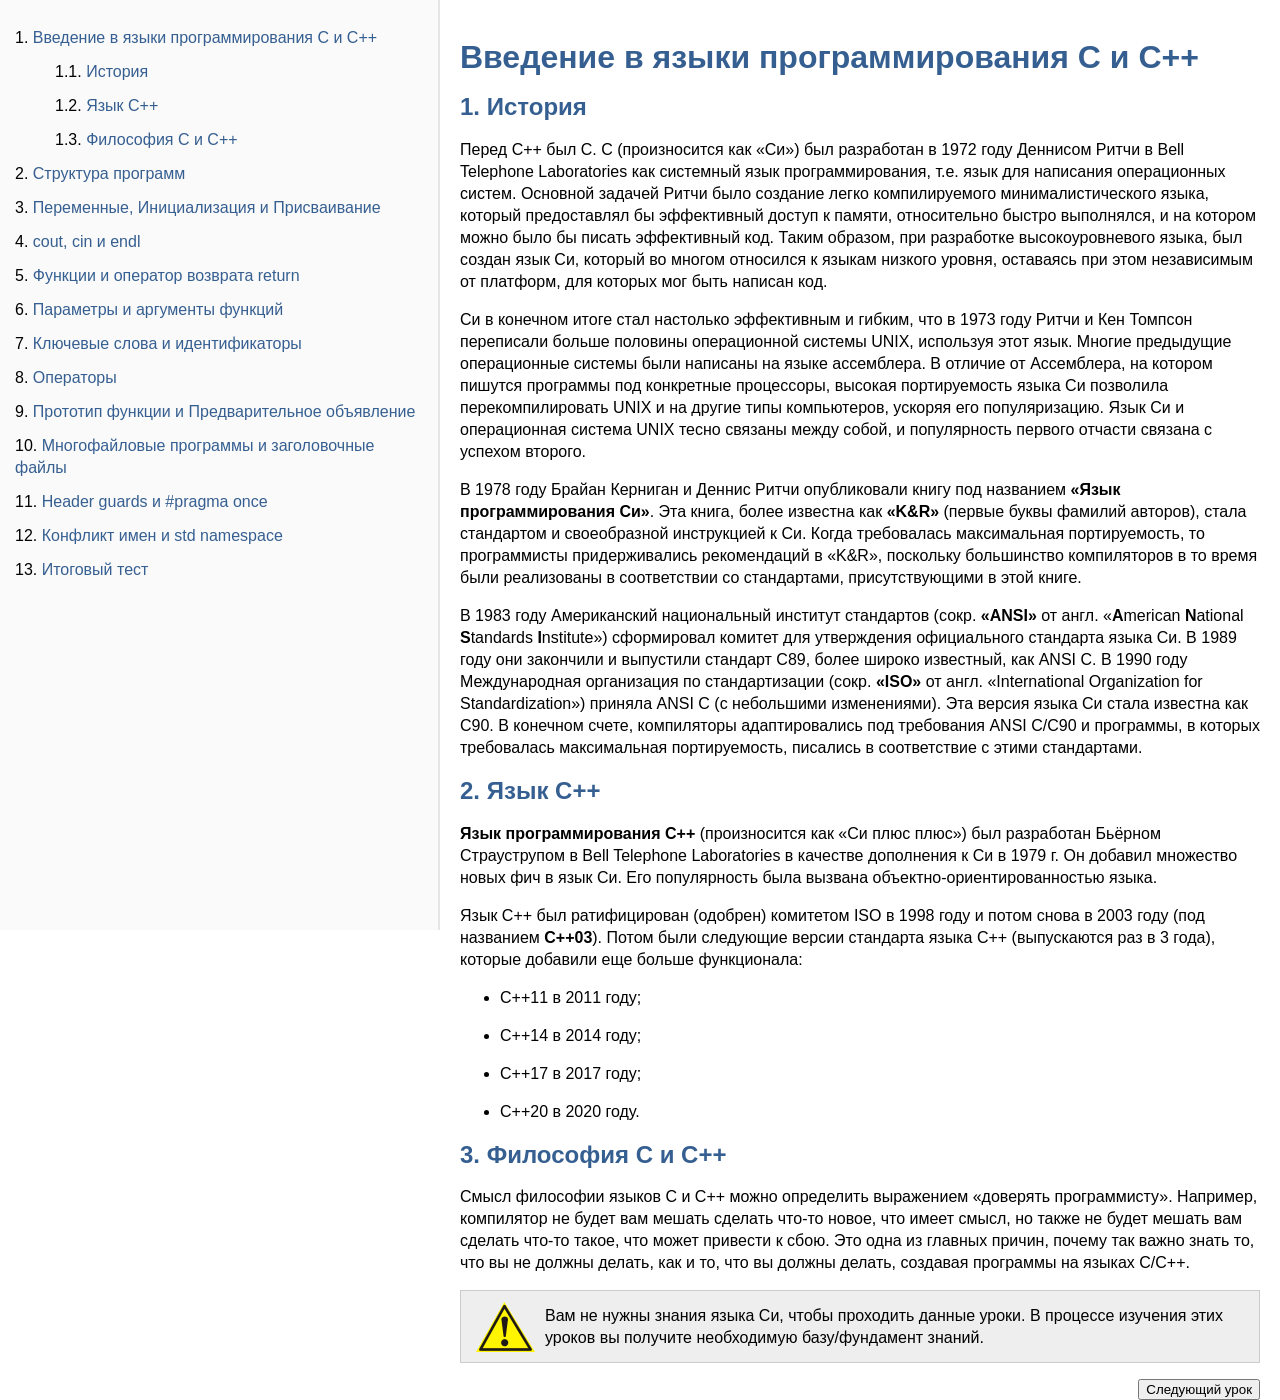
<file: index.html>
<!DOCTYPE html>
<html lang="ru-RU">

<head>
    <meta charset="UTF-8">
    <link rel="stylesheet" type="text/css" href="style.css"/>
    <title>Введение в языки программирования C и С++</title>
</head>

<body>
<div class="t_menu">
    <ol class="t_ol">
        <li class="t_li">
            <a href="#introduction">Введение в языки программирования C и С++</a>
            <ol class="t_ol">
                <li class="t_li"><a href="#history">История</a></li>
                <li class="t_li"><a href="#C++">Язык C++</a></li>
                <li class="t_li"><a href="#C_C++_philosophy">Философия С и С++</a></li>
            </ol>
        </li>
        <li class="t_li">
            <a href="structure.html">Структура программ</a>
        </li>
        <li class="t_li">
            <a href="variables.html">Переменные, Инициализация и Присваивание</a>
        </li>
        <li class="t_li">
            <a href="cout_cin.html">cout, cin и endl</a>
        </li>
        <li class="t_li">
            <a href="functions.html">Функции и оператор возврата return</a>
        </li>
        <li class="t_li">
            <a href="parameters.html">Параметры и аргументы функций</a>
        </li>
        <li class="t_li">
            <a href="key_words.html">Ключевые слова и идентификаторы</a>
        </li>
        <li class="t_li">
            <a href="operators.html">Операторы</a>
        </li>
        <li class="t_li">
            <a href="prototypes.html">Прототип функции и Предварительное объявление</a>
        </li>
        <li class="t_li">
            <a href="headers.html">Многофайловые программы и заголовочные файлы</a>
        </li>
        <li class="t_li">
            <a href="pragma.html">Header guards и #pragma once</a>
        </li>
        <li class="t_li">
            <a href="namespaces_conflict.html">Конфликт имен и std namespace</a>
        </li>
        <li class="t_li">
            <a href="test.html">Итоговый тест</a>
        </li>
    </ol>
</div>

<div class="page_style">
    <h1 id="introduction">Введение в языки программирования C и С++</h1>
    <h2 id="history">История</h2>
    <div>
        <p>Перед C++ был C. C (произносится как «Си») был разработан в 1972 году Деннисом Ритчи в Bell Telephone
            Laboratories как системный язык программирования, т.е. язык для написания операционных систем. Основной
            задачей Ритчи было создание легко компилируемого минималистического языка, который предоставлял бы
            эффективный доступ к памяти, относительно быстро выполнялся, и на котором можно было бы писать эффективный
            код. Таким образом, при разработке высокоуровневого языка, был создан язык Си, который во многом относился к
            языкам низкого уровня, оставаясь при этом независимым от платформ, для которых мог быть написан код.</p>
        <p>Cи в конечном итоге стал настолько эффективным и гибким, что в 1973 году Ритчи и Кен Томпсон переписали
            больше половины операционной системы UNIX, используя этот язык. Многие предыдущие операционные системы были
            написаны на языке ассемблера. В отличие от Ассемблера, на котором пишутся программы под конкретные
            процессоры, высокая портируемость языка Cи позволила перекомпилировать UNIX и на другие типы компьютеров,
            ускоряя его популяризацию. Язык Cи и операционная система UNIX тесно связаны между собой, и популярность
            первого отчасти связана с успехом второго.</p>
        <p>В 1978 году Брайан Керниган и Деннис Ритчи опубликовали книгу под названием <b>«Язык программирования Cи»</b>.
            Эта книга, более известна как <b>«K&R»</b> (первые буквы фамилий авторов), стала стандартом и своеобразной
            инструкцией к Си. Когда требовалась максимальная портируемость, то программисты придерживались рекомендаций
            в «K&R», поскольку большинство компиляторов в то время были реализованы в соответствии со стандартами,
            присутствующими в этой книге.</p>
        <p>В 1983 году Американский национальный институт стандартов (сокр. <b>«ANSI»</b> от англ. «<b>A</b>merican
            <b>N</b>ational <b>S</b>tandards <b>I</b>nstitute») сформировал комитет для утверждения официального
            стандарта языка Cи. В 1989 году они закончили и выпустили стандарт C89, более широко известный, как ANSI C.
            В 1990 году Международная организация по стандартизации (сокр. <b>«ISO»</b> от англ. «International
            Organization for Standardization») приняла ANSI C (с небольшими изменениями). Эта версия языка Cи стала
            известна как C90. В конечном счете, компиляторы адаптировались под требования ANSI C/C90 и программы, в
            которых требовалась максимальная портируемость, писались в соответствие с этими стандартами.</p>
    </div>

    <h2 id="C++">Язык C++</h2>
    <div>
        <p><b>Язык программирования C++</b> (произносится как «Си плюс плюс») был разработан Бьёрном Страуструпом в Bell
            Telephone Laboratories в качестве дополнения к Cи в 1979 г. Он добавил множество новых фич в язык Си. Его
            популярность была вызвана объектно-ориентированностью языка.</p>
        <p>Язык C++ был ратифицирован (одобрен) комитетом ISO в 1998 году и потом снова в 2003 году (под названием <b>C++03</b>).
            Потом были следующие версии стандарта языка С++ (выпускаются раз в 3 года), которые добавили еще больше
            функционала:
        </p>
        <ul>
            <li>С++11 в 2011 году;</li>
            <li>С++14 в 2014 году;</li>
            <li>С++17 в 2017 году;</li>
            <li>С++20 в 2020 году.</li>
        </ul>
    </div>

    <h2 id="C_C++_philosophy">Философия С и С++</h2>
    <div>
        <p>Смысл философии языков С и C++ можно определить выражением «доверять программисту». Например, компилятор не
            будет вам мешать сделать что-то новое, что имеет смысл, но также не будет мешать вам сделать что-то такое,
            что может привести к сбою. Это одна из главных причин, почему так важно знать то, что вы не должны делать,
            как и то, что вы должны делать, создавая программы на языках С/С++.</p>
        <p class="attention">Вам не нужны знания языка Си, чтобы проходить данные уроки. В процессе изучения этих уроков
            вы получите необходимую базу/фундамент знаний.</p>
    </div>

    <button style="display: inline-block; float: right;" onclick="document.location='structure.html'">Следующий урок</button>
</div>
</body>
</html>
</file>
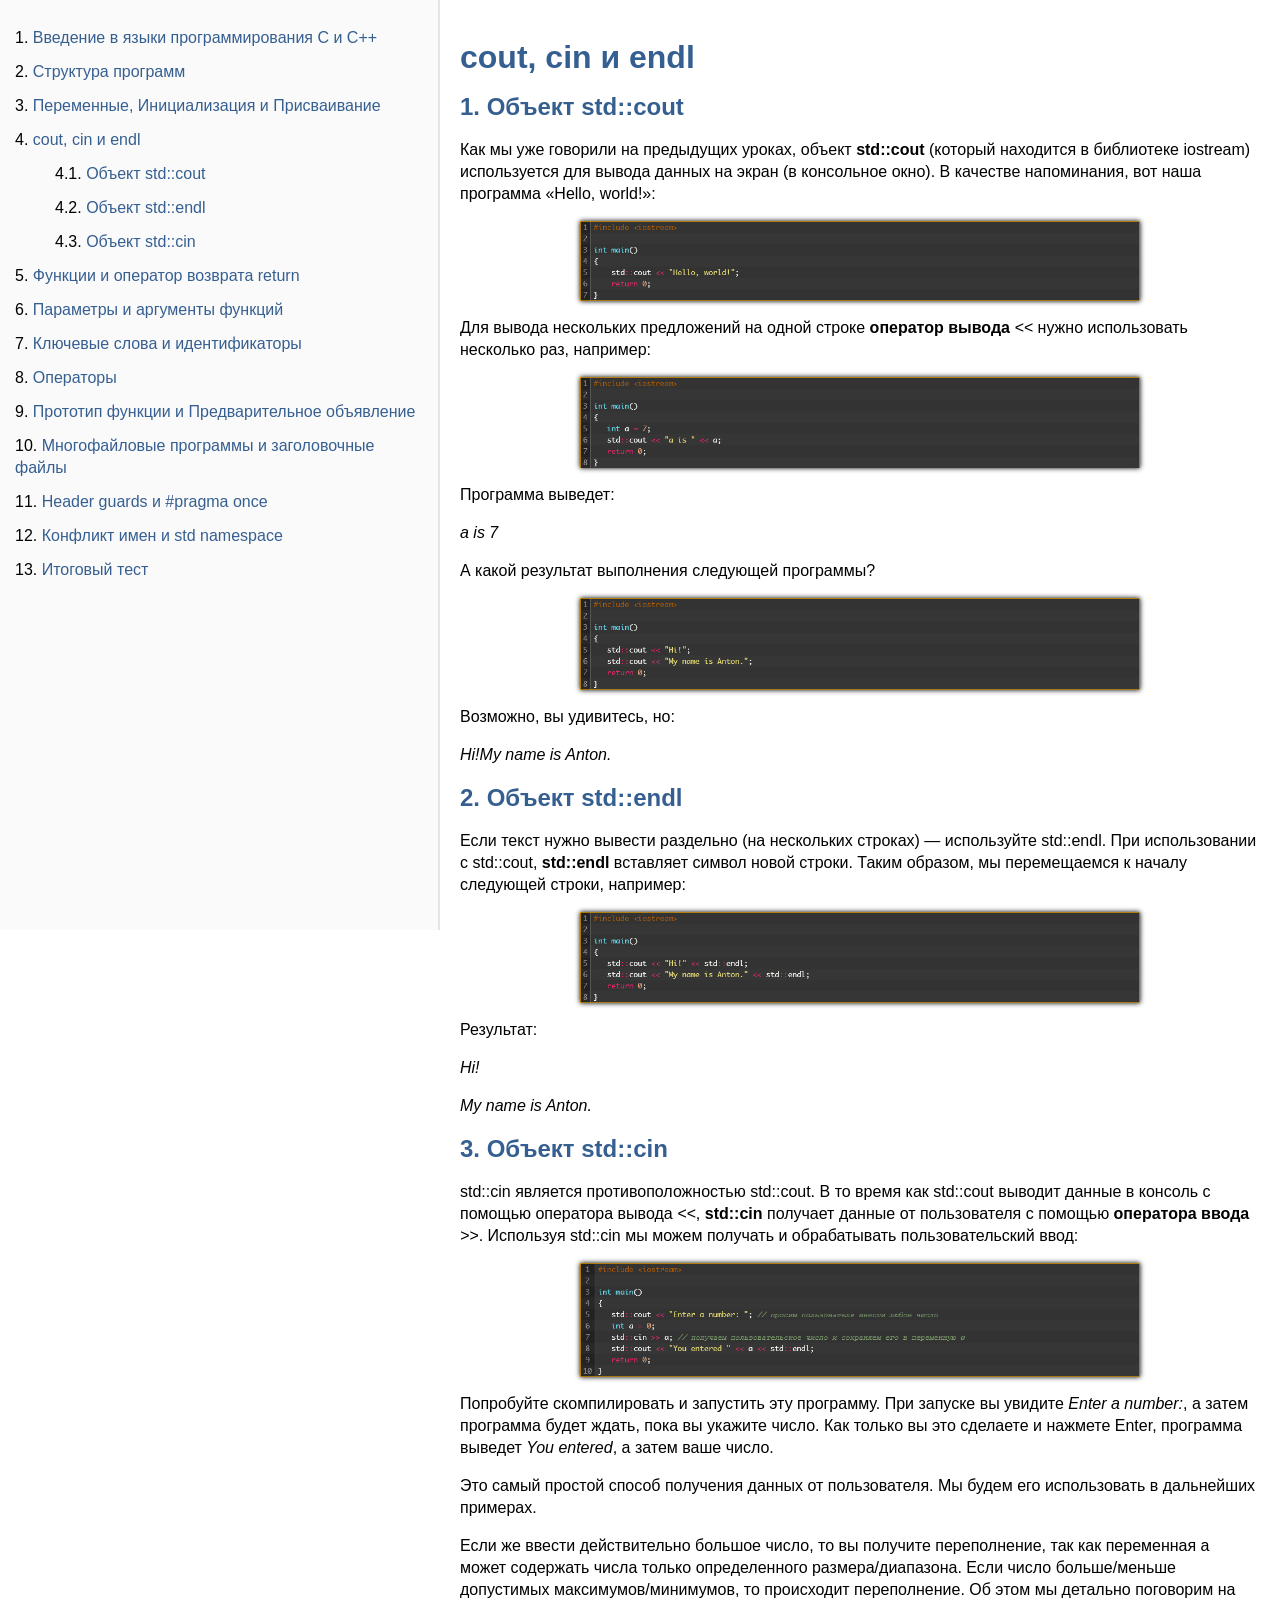
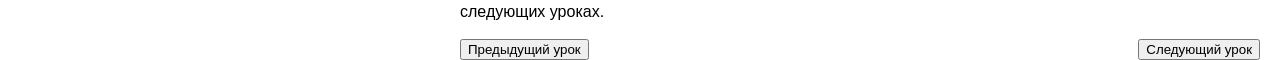
<file: cout_cin.html>
<!DOCTYPE html>
<html lang="ru-RU">

<head>
    <meta charset="UTF-8">
    <link rel="stylesheet" type="text/css" href="style.css"/>
    <title>cout, cin и endl</title>
</head>

<body>
<div class="t_menu">
    <ol class="t_ol">
        <li class="t_li">
            <a href="index.html">Введение в языки программирования C и С++</a>
        </li>
        <li class="t_li">
            <a href="structure.html">Структура программ</a>
        </li>
        <li class="t_li">
            <a href="variables.html">Переменные, Инициализация и Присваивание</a>
        </li>
        <li class="t_li">
            <a href="cout_cin.html">cout, cin и endl</a>
            <ol class="t_ol">
                <li class="t_li"><a href="#cout">Объект std::cout</a></li>
                <li class="t_li"><a href="#endl">Объект std::endl</a></li>
                <li class="t_li"><a href="#cin">Объект std::cin</a></li>
            </ol>
        </li>
        <li class="t_li">
            <a href="functions.html">Функции и оператор возврата return</a>
        </li>
        <li class="t_li">
            <a href="parameters.html">Параметры и аргументы функций</a>
        </li>
        <li class="t_li">
            <a href="key_words.html">Ключевые слова и идентификаторы</a>
        </li>
        <li class="t_li">
            <a href="operators.html">Операторы</a>
        </li>
        <li class="t_li">
            <a href="prototypes.html">Прототип функции и Предварительное объявление</a>
        </li>
        <li class="t_li">
            <a href="headers.html">Многофайловые программы и заголовочные файлы</a>
        </li>
        <li class="t_li">
            <a href="pragma.html">Header guards и #pragma once</a>
        </li>
        <li class="t_li">
            <a href="namespaces_conflict.html">Конфликт имен и std namespace</a>
        </li>
        <li class="t_li">
            <a href="test.html">Итоговый тест</a>
        </li>
    </ol>
</div>

<div class="page_style">
    <h1>cout, cin и endl</h1>
    <h2 id="cout">Объект std::cout</h2>
    <div>
        <p>Как мы уже говорили на предыдущих уроках, объект <b>std::cout</b> (который находится в библиотеке iostream)
            используется для вывода данных на экран (в консольное окно). В качестве напоминания, вот наша программа
            «Hello, world!»:</p>
        <div class="img">
            <img src="img/4/cout1.png" alt="cout1"/>
        </div>
        <p>Для вывода нескольких предложений на одной строке <b>оператор вывода</b> <i><<</i> нужно использовать
            несколько раз, например:</p>
        <div class="img">
            <img src="img/4/cout2.png" alt="cout2"/>
        </div>
        <p>Программа выведет:</p>
        <p><i>a is 7</i></p>
        <p>А какой результат выполнения следующей программы?</p>
        <div class="img">
            <img src="img/4/cout3.png" alt="cout3"/>
        </div>
        <p>Возможно, вы удивитесь, но:</p>
        <p><i>Hi!My name is Anton.</i></p>
    </div>

    <h2 id="endl">Объект std::endl</h2>
    <div>
        <p>Если текст нужно вывести раздельно (на нескольких строках) — используйте std::endl. При использовании с
            std::cout, <b>std::endl</b> вставляет символ новой строки. Таким образом, мы перемещаемся к началу следующей
            строки, например:</p>
        <div class="img">
            <img src="img/4/endl.png" alt="endl"/>
        </div>
        <p>Результат:</p>
        <p><i>Hi!</i></p>
        <p><i>My name is Anton.</i></p>
    </div>

    <h2 id="cin">Объект std::cin</h2>
    <div>
        <p>std::cin является противоположностью std::cout. В то время как std::cout выводит данные в консоль с помощью
            оператора вывода <i><<</i>, <b>std::cin</b> получает данные от пользователя с помощью <b>оператора ввода</b>
            <i>>></i>. Используя std::cin мы можем получать и обрабатывать пользовательский ввод:</p>
        <div class="img">
            <img src="img/4/cin.png" alt="cin">
        </div>
        <p>Попробуйте скомпилировать и запустить эту программу. При запуске вы увидите <i>Enter a number:</i>, а затем
            программа будет ждать, пока вы укажите число. Как только вы это сделаете и нажмете Enter, программа выведет
            <i>You entered</i>, а затем ваше число.</p>
        <p>Это самый простой способ получения данных от пользователя. Мы будем его использовать в дальнейших
            примерах.</p>
        <p>Если же ввести действительно большое число, то вы получите переполнение, так как переменная а может содержать
            числа только определенного размера/диапазона. Если число больше/меньше допустимых максимумов/минимумов, то
            происходит переполнение. Об этом мы детально поговорим на следующих уроках.</p>
    </div>

    <button style="display: inline-block; float: right;" onclick="document.location='functions.html'">Следующий урок
    </button>
    <button style="display: inline-block; float: left;" onclick="document.location='variables.html'">Предыдущий урок
    </button>
</div>
</body>
</html>
</file>
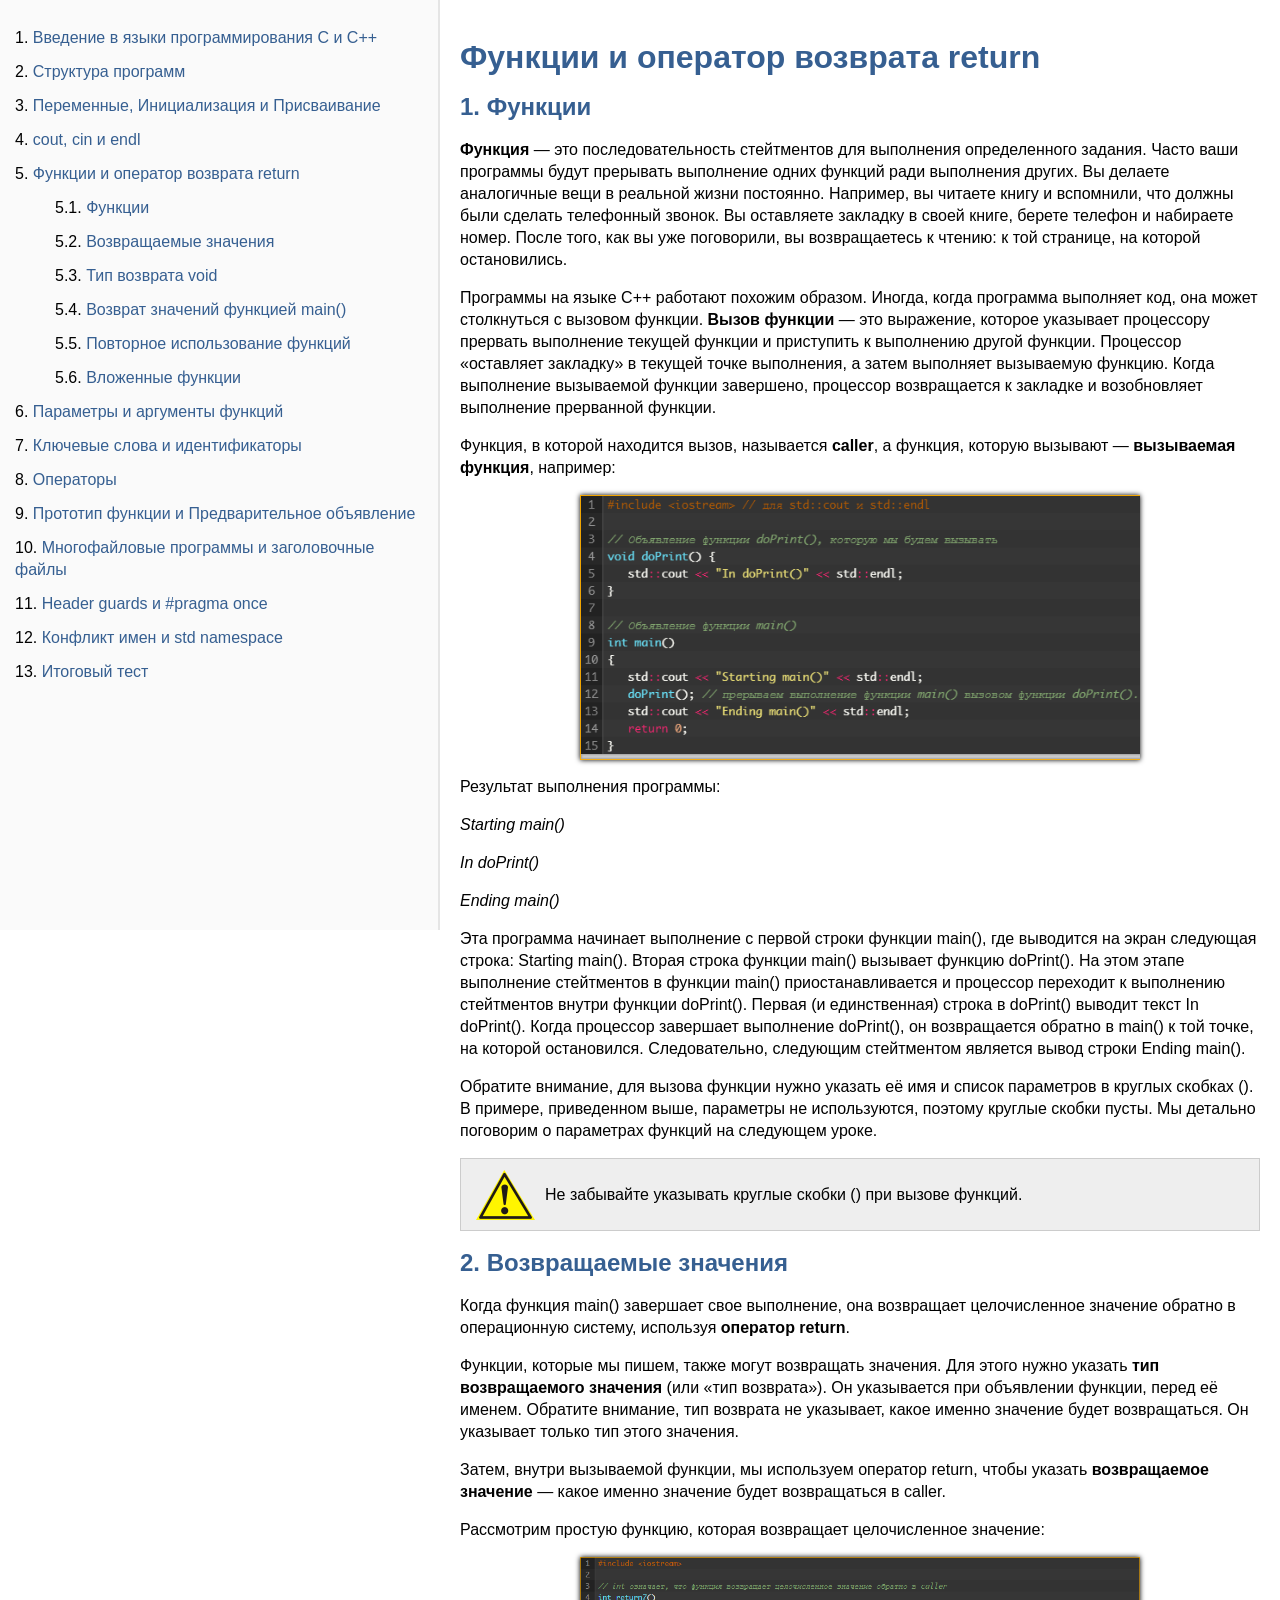
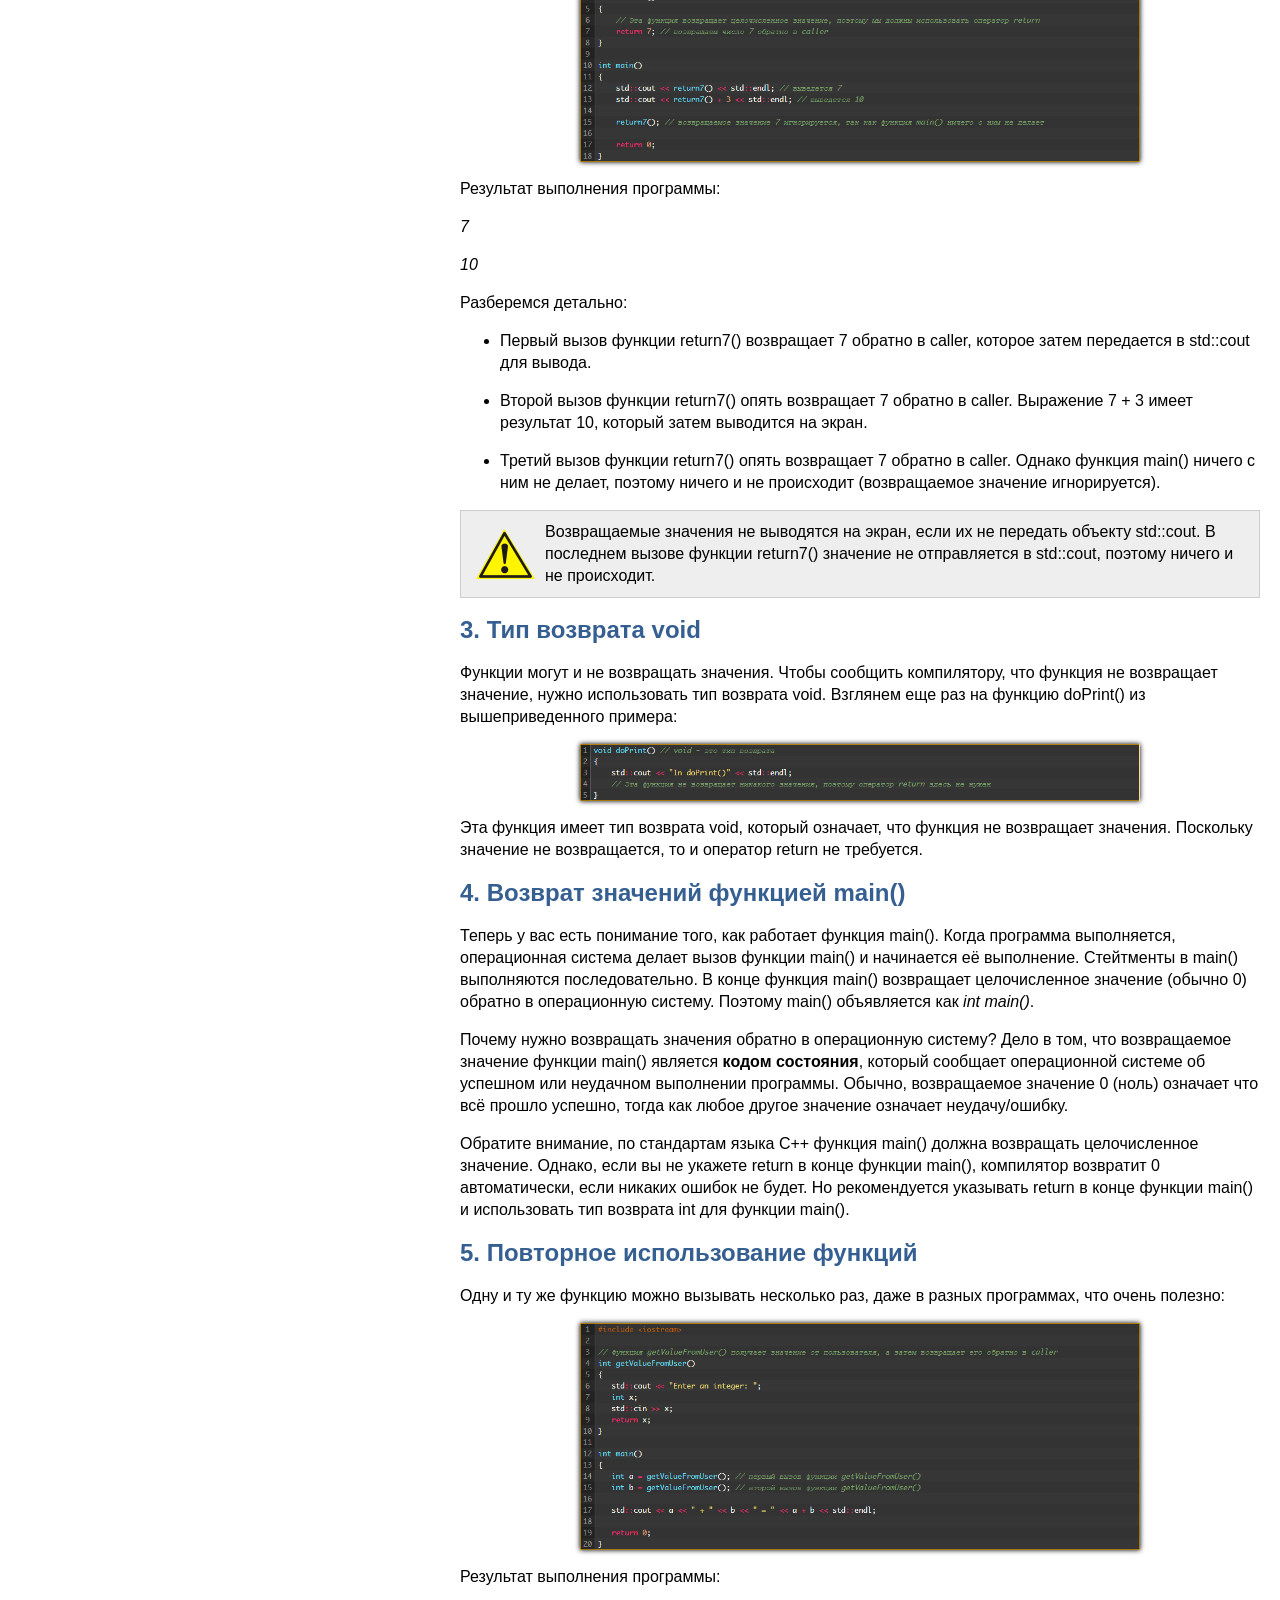
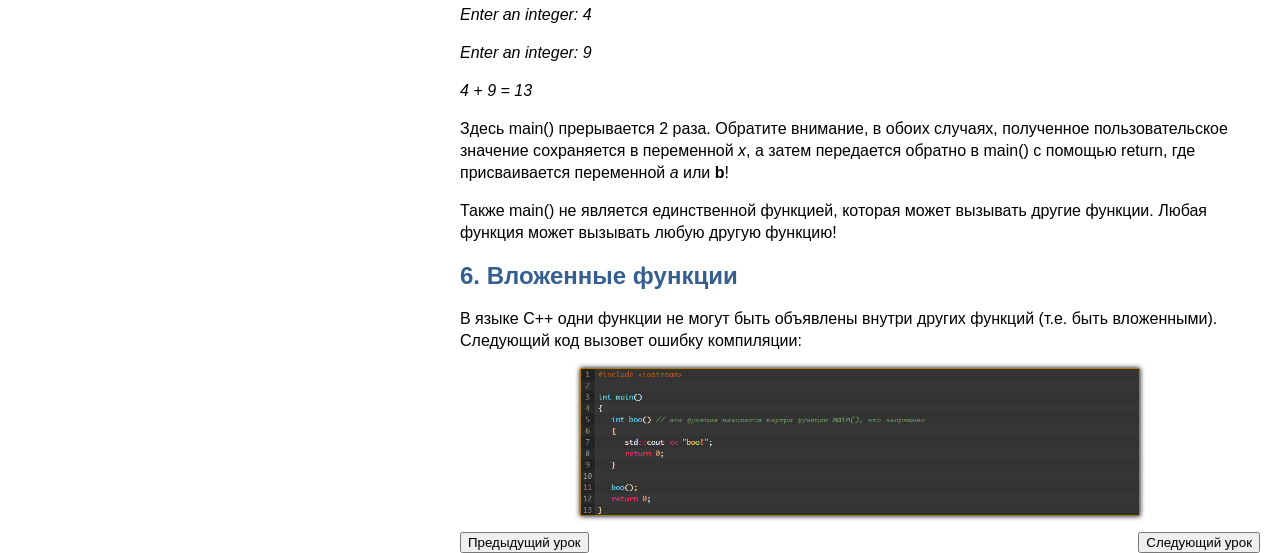
<file: functions.html>
<!DOCTYPE html>
<html lang="ru-RU">

<head>
    <meta charset="UTF-8">
    <link rel="stylesheet" type="text/css" href="style.css"/>
    <title>Функции и оператор возврата return</title>
</head>

<body>
<div class="t_menu">
    <ol class="t_ol">
        <li class="t_li">
            <a href="index.html">Введение в языки программирования C и С++</a>
        </li>
        <li class="t_li">
            <a href="structure.html">Структура программ</a>
        </li>
        <li class="t_li">
            <a href="variables.html">Переменные, Инициализация и Присваивание</a>
        </li>
        <li class="t_li">
            <a href="cout_cin.html">cout, cin и endl</a>
        </li>
        <li class="t_li">
            <a href="functions.html">Функции и оператор возврата return</a>
            <ol class="t_ol">
                <li class="t_li"><a href="#functions">Функции</a></li>
                <li class="t_li"><a href="#returning">Возвращаемые значения</a></li>
                <li class="t_li"><a href="#void">Тип возврата void</a></li>
                <li class="t_li"><a href="#main">Возврат значений функцией main()</a></li>
                <li class="t_li"><a href="#reuse">Повторное использование функций</a></li>
                <li class="t_li"><a href="#nested">Вложенные функции</a></li>
            </ol>
        </li>
        <li class="t_li">
            <a href="parameters.html">Параметры и аргументы функций</a>
        </li>
        <li class="t_li">
            <a href="key_words.html">Ключевые слова и идентификаторы</a>
        </li>
        <li class="t_li">
            <a href="operators.html">Операторы</a>
        </li>
        <li class="t_li">
            <a href="prototypes.html">Прототип функции и Предварительное объявление</a>
        </li>
        <li class="t_li">
            <a href="headers.html">Многофайловые программы и заголовочные файлы</a>
        </li>
        <li class="t_li">
            <a href="pragma.html">Header guards и #pragma once</a>
        </li>
        <li class="t_li">
            <a href="namespaces_conflict.html">Конфликт имен и std namespace</a>
        </li>
        <li class="t_li">
            <a href="test.html">Итоговый тест</a>
        </li>
    </ol>
</div>

<div class="page_style">
    <h1>Функции и оператор возврата return</h1>
    <h2 id="functions">Функции</h2>
    <div>
        <p><b>Функция</b> — это последовательность стейтментов для выполнения определенного задания. Часто ваши
            программы будут прерывать выполнение одних функций ради выполнения других. Вы делаете аналогичные вещи в
            реальной жизни постоянно. Например, вы читаете книгу и вспомнили, что должны были сделать телефонный звонок.
            Вы оставляете закладку в своей книге, берете телефон и набираете номер. После того, как вы уже поговорили,
            вы возвращаетесь к чтению: к той странице, на которой остановились.</p>
        <p>Программы на языке C++ работают похожим образом. Иногда, когда программа выполняет код, она может столкнуться
            с вызовом функции. <b>Вызов функции</b> — это выражение, которое указывает процессору прервать выполнение
            текущей функции и приступить к выполнению другой функции. Процессор «оставляет закладку» в текущей точке
            выполнения, а затем выполняет вызываемую функцию. Когда выполнение вызываемой функции завершено, процессор
            возвращается к закладке и возобновляет выполнение прерванной функции.</p>
        <p>Функция, в которой находится вызов, называется <b>caller</b>, а функция, которую вызывают — <b>вызываемая
            функция</b>, например:</p>
        <div class="img">
            <img src="img/5/func1.png" alt="func1"/>
        </div>
        <p>Результат выполнения программы:</p>
        <p><i>Starting main()</i></p>
        <p><i> In doPrint()</i></p>
        <p><i>Ending main()</i></p>
        <p>Эта программа начинает выполнение с первой строки функции main(), где выводится на экран следующая строка:
            Starting main(). Вторая строка функции main() вызывает функцию doPrint(). На этом этапе выполнение
            стейтментов в функции main() приостанавливается и процессор переходит к выполнению стейтментов внутри
            функции doPrint(). Первая (и единственная) строка в doPrint() выводит текст In doPrint(). Когда процессор
            завершает выполнение doPrint(), он возвращается обратно в main() к той точке, на которой остановился.
            Следовательно, следующим стейтментом является вывод строки Ending main().</p>
        <p>Обратите внимание, для вызова функции нужно указать её имя и список параметров в круглых скобках (). В
            примере, приведенном выше, параметры не используются, поэтому круглые скобки пусты. Мы детально поговорим о
            параметрах функций на следующем уроке.</p>
        <p class="attention">Не забывайте указывать круглые скобки () при вызове функций.</p>
    </div>

    <h2 id="returning">Возвращаемые значения</h2>
    <div>
        <p>Когда функция main() завершает свое выполнение, она возвращает целочисленное значение обратно в операционную
            систему, используя <b>оператор return</b>.</p>
        <p>Функции, которые мы пишем, также могут возвращать значения. Для этого нужно указать <b>тип возвращаемого
            значения</b> (или «тип возврата»). Он указывается при объявлении функции, перед её именем. Обратите
            внимание, тип возврата не указывает, какое именно значение будет возвращаться. Он указывает только тип этого
            значения.</p>
        <p>Затем, внутри вызываемой функции, мы используем оператор return, чтобы указать <b>возвращаемое значение</b> —
            какое именно значение будет возвращаться в caller.</p>
        <p>Рассмотрим простую функцию, которая возвращает целочисленное значение:</p>
        <div class="img">
            <img src="img/5/func2.png" alt="func2"/>
        </div>
        <p>Результат выполнения программы:</p>
        <p><i>7</i></p>
        <p><i>10</i></p>
        <p>Разберемся детально:</p>
        <ul>
            <li>Первый вызов функции return7() возвращает 7 обратно в caller, которое затем передается в std::cout для
                вывода.
            </li>
            <li>Второй вызов функции return7() опять возвращает 7 обратно в caller. Выражение 7 + 3 имеет результат 10,
                который затем выводится на экран.
            </li>
            <li>Третий вызов функции return7() опять возвращает 7 обратно в caller. Однако функция main() ничего с ним
                не делает, поэтому ничего и не происходит (возвращаемое значение игнорируется).
            </li>
        </ul>
        <p class="attention">Возвращаемые значения не выводятся на экран, если их не передать объекту std::cout. В
            последнем вызове функции return7() значение не отправляется в std::cout, поэтому ничего и не происходит.</p>
    </div>

    <h2 id="void">Тип возврата void</h2>
    <div>
        <p>Функции могут и не возвращать значения. Чтобы сообщить компилятору, что функция не возвращает значение, нужно
            использовать тип возврата void. Взглянем еще раз на функцию doPrint() из вышеприведенного примера:</p>
        <div class="img">
            <img src="img/5/func3.png" alt="func3"/>
        </div>
        <p>Эта функция имеет тип возврата void, который означает, что функция не возвращает значения. Поскольку значение
            не возвращается, то и оператор return не требуется.</p>
    </div>

    <h2 id="main">Возврат значений функцией main()</h2>
    <div>
        <p>Теперь у вас есть понимание того, как работает функция main(). Когда программа выполняется, операционная
            система делает вызов функции main() и начинается её выполнение. Стейтменты в main() выполняются
            последовательно. В конце функция main() возвращает целочисленное значение (обычно 0) обратно в операционную
            систему. Поэтому main() объявляется как <i>int main()</i>.</p>
        <p>Почему нужно возвращать значения обратно в операционную систему? Дело в том, что возвращаемое значение
            функции main() является <b>кодом состояния</b>, который сообщает операционной системе об успешном или
            неудачном выполнении программы. Обычно, возвращаемое значение 0 (ноль) означает что всё прошло успешно,
            тогда как любое другое значение означает неудачу/ошибку.</p>
        <p>Обратите внимание, по стандартам языка C++ функция main() должна возвращать целочисленное значение. Однако,
            если вы не укажете return в конце функции main(), компилятор возвратит 0 автоматически, если никаких ошибок
            не будет. Но рекомендуется указывать return в конце функции main() и использовать тип возврата int для
            функции main().</p>
    </div>

    <h2 id="reuse">Повторное использование функций</h2>
    <div>
        <p>Одну и ту же функцию можно вызывать несколько раз, даже в разных программах, что очень полезно:</p>
        <div class="img">
            <img src="img/5/func4.png" alt="func4"/>
        </div>
        <p>Результат выполнения программы:</p>
        <p><i>Enter an integer: 4</i></p>
        <p><i>Enter an integer: 9</i></p>
        <p><i>4 + 9 = 13</i></p>
        <p>Здесь main() прерывается 2 раза. Обратите внимание, в обоих случаях, полученное пользовательское значение
            сохраняется в переменной <i>x</i>, а затем передается обратно в main() с помощью return, где присваивается
            переменной <i>a</i> или <b>b</b>!</p>
        <p>Также main() не является единственной функцией, которая может вызывать другие функции. Любая функция может
            вызывать любую другую функцию!</p>
    </div>

    <h2 id="nested">Вложенные функции</h2>
    <div>
        <p>В языке С++ одни функции не могут быть объявлены внутри других функций (т.е. быть вложенными). Следующий код
            вызовет ошибку компиляции:</p>
        <div class="img">
            <img src="img/5/func5.png" alt="func5"/>
        </div>
    </div>

    <button style="display: inline-block; float: right;" onclick="document.location='parameters.html'">Следующий урок
    </button>
    <button style="display: inline-block; float: left;" onclick="document.location='cout_cin.html'">Предыдущий урок
    </button>
</div>
</body>
</html>
</file>
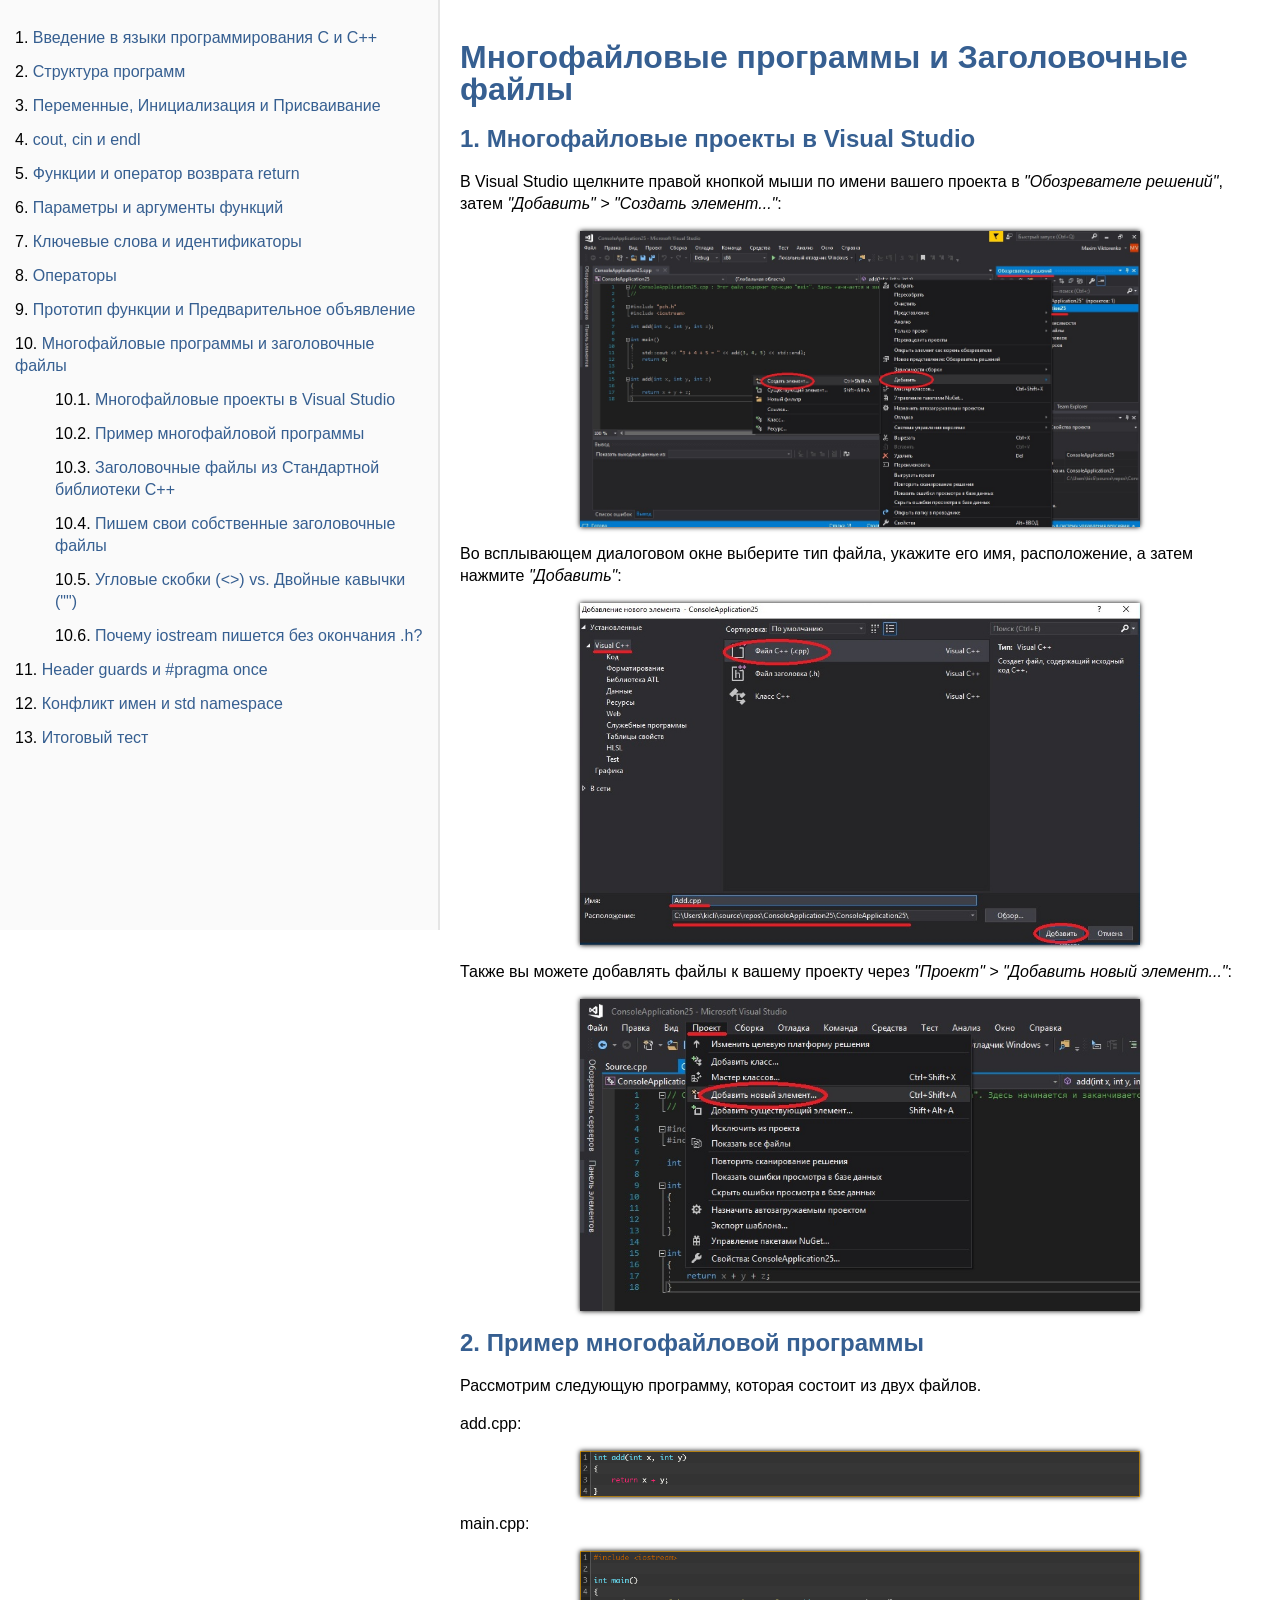
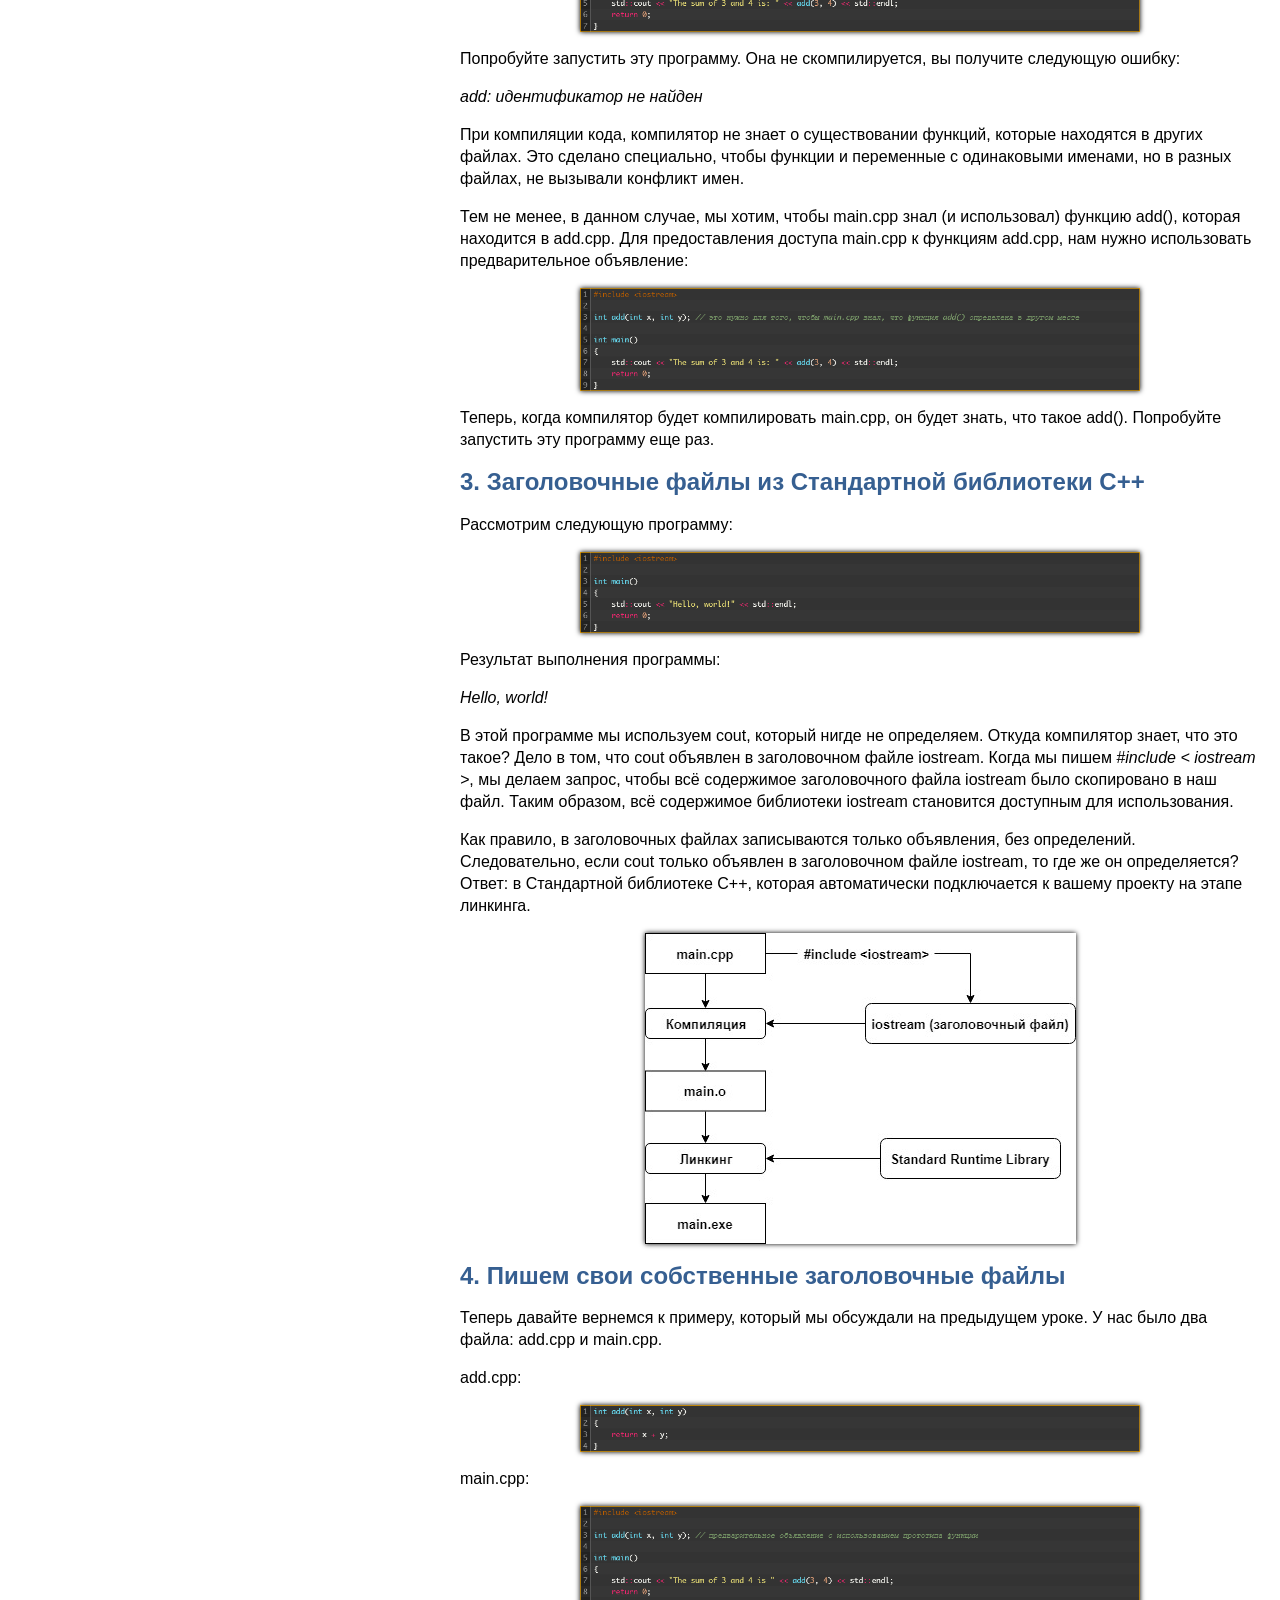
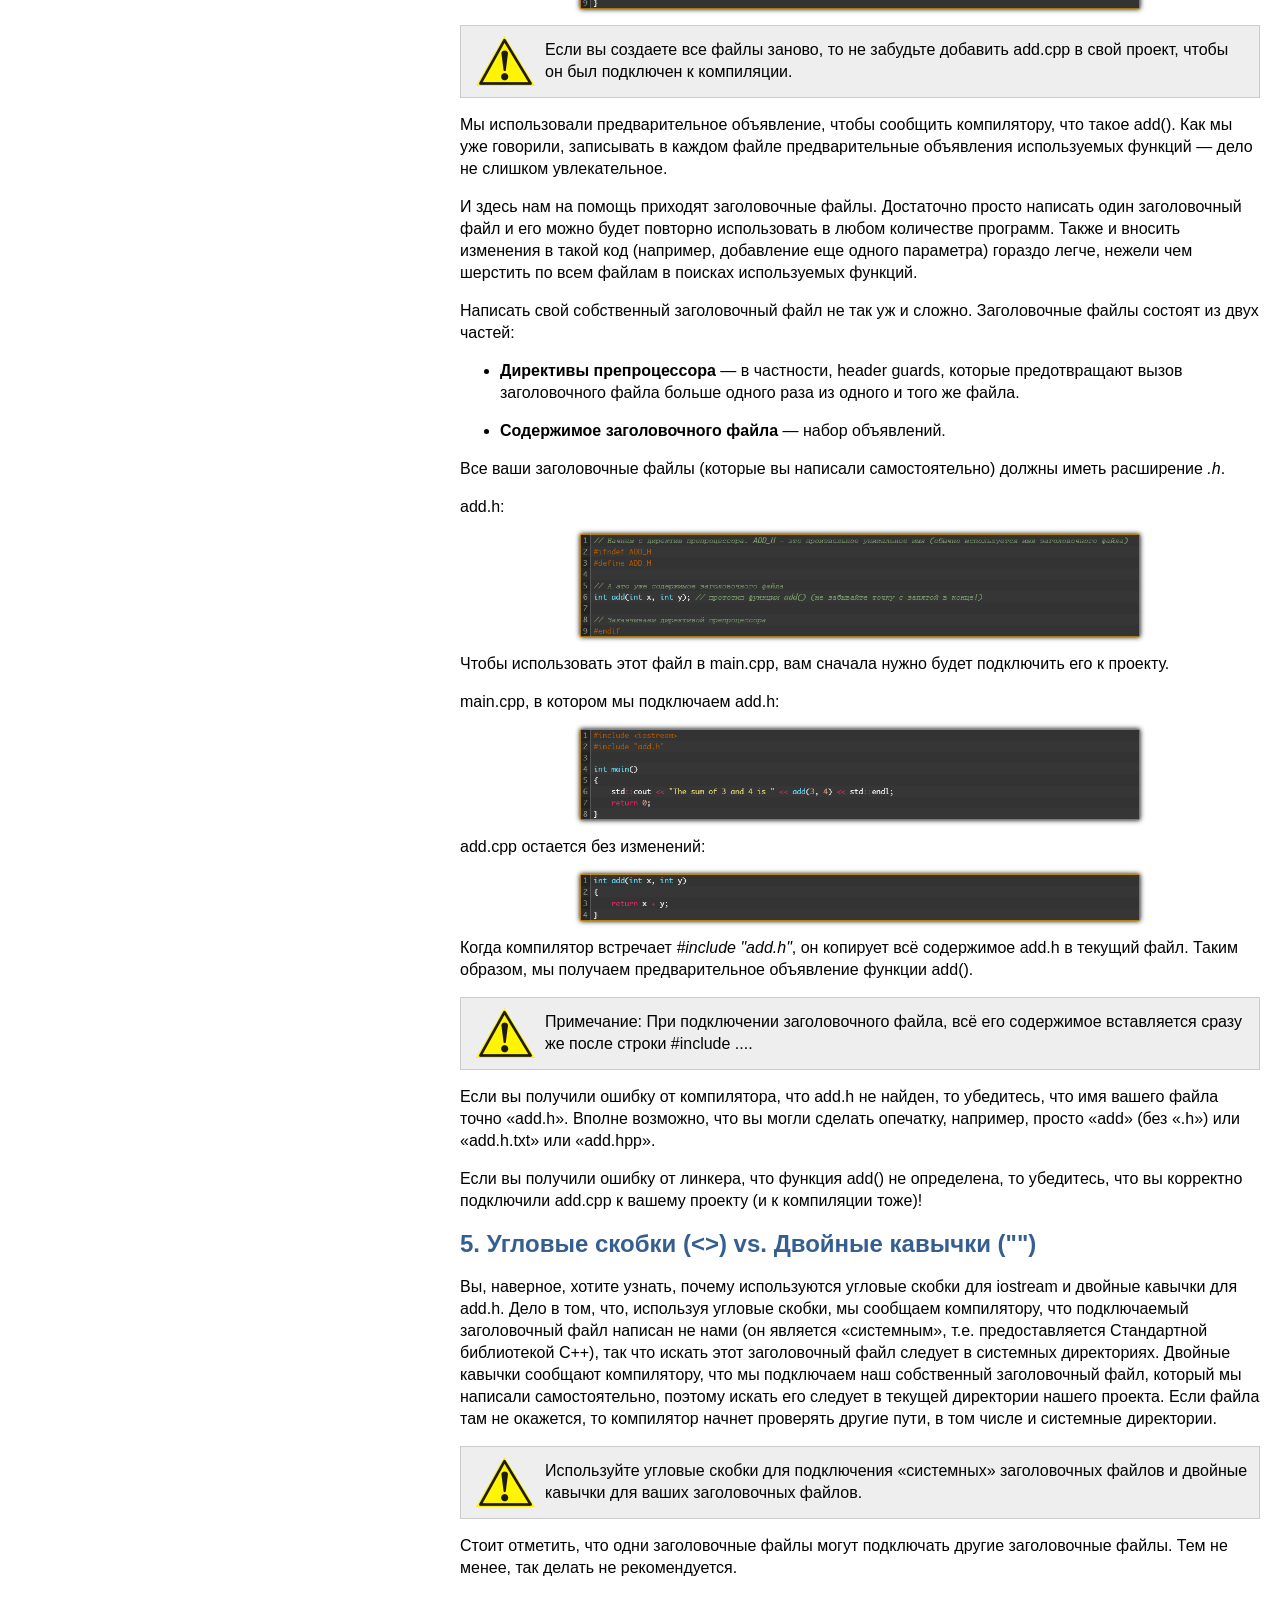
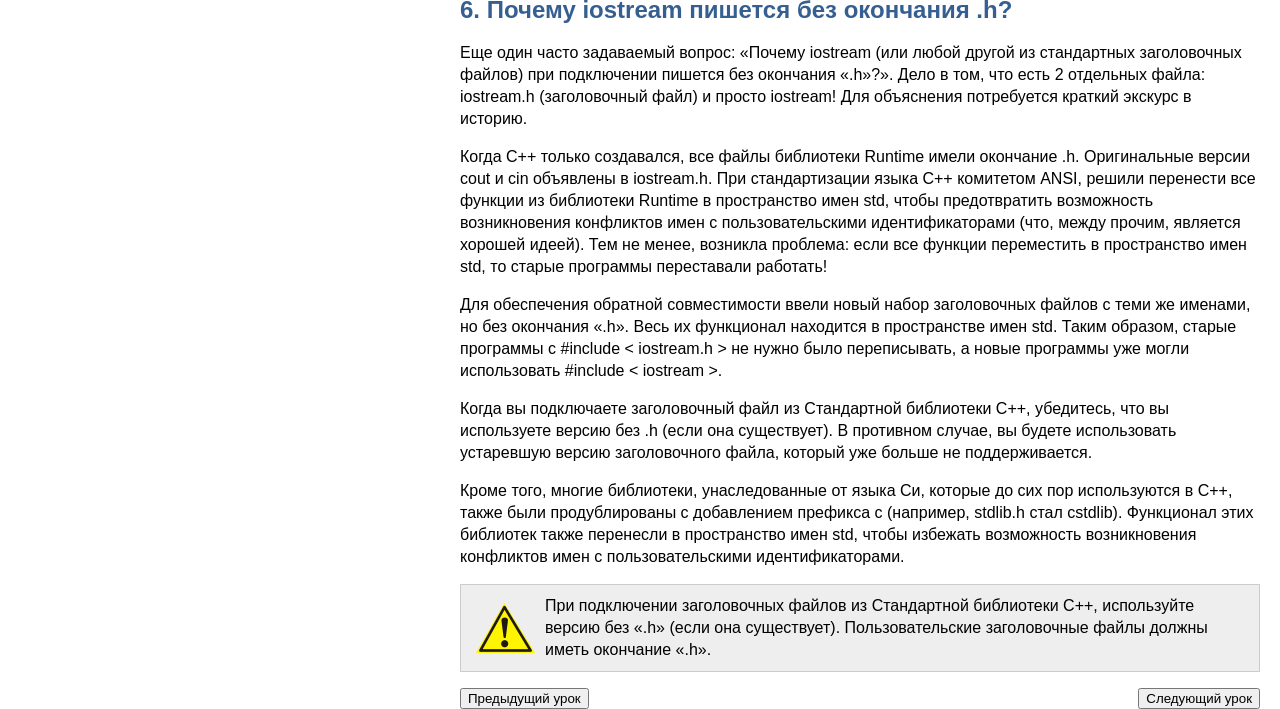
<file: headers.html>
<!DOCTYPE html>
<html lang="ru-RU">

<head>
    <meta charset="UTF-8">
    <link rel="stylesheet" type="text/css" href="style.css"/>
    <title>Многофайловые программы и Заголовочные файлы</title>
</head>

<body>
<div class="t_menu">
    <ol class="t_ol">
        <li class="t_li">
            <a href="index.html">Введение в языки программирования C и С++</a>
        </li>
        <li class="t_li">
            <a href="structure.html">Структура программ</a>
        </li>
        <li class="t_li">
            <a href="variables.html">Переменные, Инициализация и Присваивание</a>
        </li>
        <li class="t_li">
            <a href="cout_cin.html">cout, cin и endl</a>
        </li>
        <li class="t_li">
            <a href="functions.html">Функции и оператор возврата return</a>
        </li>
        <li class="t_li">
            <a href="parameters.html">Параметры и аргументы функций</a>
        </li>
        <li class="t_li">
            <a href="key_words.html">Ключевые слова и идентификаторы</a>
        </li>
        <li class="t_li">
            <a href="operators.html">Операторы</a>
        </li>
        <li class="t_li">
            <a href="prototypes.html">Прототип функции и Предварительное объявление</a>
        </li>
        <li class="t_li">
            <a href="headers.html">Многофайловые программы и заголовочные файлы</a>
            <ol class="t_ol">
                <li class="t_li"><a href="#vs">Многофайловые проекты в Visual Studio</a></li>
                <li class="t_li"><a href="#example">Пример многофайловой программы</a></li>
                <li class="t_li"><a href="#standard_headers">Заголовочные файлы из Стандартной библиотеки C++</a></li>
                <li class="t_li"><a href="#your_headers">Пишем свои собственные заголовочные файлы</a></li>
                <li class="t_li"><a href="#brackets_vs_quotes">Угловые скобки (<>) vs. Двойные кавычки ("")</a></li>
                <li class="t_li"><a href="#why_iostream">Почему iostream пишется без окончания .h?</a></li>
            </ol>
        </li>
        <li class="t_li">
            <a href="pragma.html">Header guards и #pragma once</a>
        </li>
        <li class="t_li">
            <a href="namespaces_conflict.html">Конфликт имен и std namespace</a>
        </li>
        <li class="t_li">
            <a href="test.html">Итоговый тест</a>
        </li>
    </ol>
</div>

<div class="page_style">
    <h1>Многофайловые программы и Заголовочные файлы</h1>
    <h2 id="vs">Многофайловые проекты в Visual Studio</h2>
    <div>
        <p>В Visual Studio щелкните правой кнопкой мыши по имени вашего проекта в <i>"Обозревателе решений"</i>, затем
            <i>"Добавить" > "Создать элемент..."</i>:</p>
        <div class="img">
            <img src="img/10/1.jpg" alt="1"/>
        </div>
        <p>Во всплывающем диалоговом окне выберите тип файла, укажите его имя, расположение, а затем нажмите <i>"Добавить"</i>:
        </p>
        <div class="img">
            <img src="img/10/2.jpg" alt="2"/>
        </div>
        <p>Также вы можете добавлять файлы к вашему проекту через <i>"Проект" > "Добавить новый элемент..."</i>:</p>
        <div class="img">
            <img src="img/10/3.jpg" alt="3"/>
        </div>
    </div>

    <h2 id="example">Пример многофайловой программы</h2>
    <div>
        <p>Рассмотрим следующую программу, которая состоит из двух файлов.</p>
        <p>add.cpp:</p>
        <div class="img">
            <img src="img/10/4.png" alt="4"/>
        </div>
        <p>main.cpp:</p>
        <div class="img">
            <img src="img/10/5.png" alt="5"/>
        </div>
        <p>Попробуйте запустить эту программу. Она не скомпилируется, вы получите следующую ошибку:</p>
        <p><i>add: идентификатор не найден</i></p>
        <p>При компиляции кода, компилятор не знает о существовании функций, которые находятся в других файлах. Это
            сделано специально, чтобы функции и переменные с одинаковыми именами, но в разных файлах, не вызывали
            конфликт имен.</p>
        <p>Тем не менее, в данном случае, мы хотим, чтобы main.cpp знал (и использовал) функцию аdd(), которая находится
            в add.cpp. Для предоставления доступа main.cpp к функциям add.cpp, нам нужно использовать предварительное
            объявление:</p>
        <div class="img">
            <img src="img/10/6.png" alt="6"/>
        </div>
        <p>Теперь, когда компилятор будет компилировать main.cpp, он будет знать, что такое add(). Попробуйте запустить
            эту программу еще раз.</p>
    </div>

    <h2 id="standard_headers">Заголовочные файлы из Стандартной библиотеки C++</h2>
    <div>
        <p>Рассмотрим следующую программу:</p>
        <div class="img">
            <img src="img/10/7.png" alt="7"/>
        </div>
        <p>Результат выполнения программы:</p>
        <p><i>Hello, world!</i></p>
        <p>В этой программе мы используем cout, который нигде не определяем. Откуда компилятор знает, что это такое?
            Дело в том, что cout объявлен в заголовочном файле iostream. Когда мы пишем <i>#include < iostream ></i>, мы
            делаем запрос, чтобы всё содержимое заголовочного файла iostream было скопировано в наш файл. Таким образом,
            всё содержимое библиотеки iostream становится доступным для использования.</p>
        <p>Как правило, в заголовочных файлах записываются только объявления, без определений. Следовательно, если cout
            только объявлен в заголовочном файле iostream, то где же он определяется? Ответ: в Стандартной библиотеке
            С++, которая автоматически подключается к вашему проекту на этапе линкинга.</p>
        <div class="img">
            <img src="img/10/8.jpg" alt="8"/>
        </div>
    </div>

    <h2 id="your_headers">Пишем свои собственные заголовочные файлы</h2>
    <div>
        <p>Теперь давайте вернемся к примеру, который мы обсуждали на предыдущем уроке. У нас было два файла: add.cpp и
            main.cpp.</p>
        <p>add.cpp:</p>
        <div class="img">
            <img src="img/10/9.png" alt="9"/>
        </div>
        <p>main.cpp:</p>
        <div class="img">
            <img src="img/10/10.png" alt="10"/>
        </div>
        <p class="attention">Если вы создаете все файлы заново, то не забудьте добавить add.cpp в свой проект, чтобы он
            был подключен к компиляции.</p>
        <p>Мы использовали предварительное объявление, чтобы сообщить компилятору, что такое add(). Как мы уже говорили,
            записывать в каждом файле предварительные объявления используемых функций — дело не слишком
            увлекательное.</p>
        <p>И здесь нам на помощь приходят заголовочные файлы. Достаточно просто написать один заголовочный файл и его
            можно будет повторно использовать в любом количестве программ. Также и вносить изменения в такой код
            (например, добавление еще одного параметра) гораздо легче, нежели чем шерстить по всем файлам в поисках
            используемых функций.</p>
        <p>Написать свой собственный заголовочный файл не так уж и сложно. Заголовочные файлы состоят из двух
            частей:</p>
        <ul>
            <li><b>Директивы препроцессора</b> — в частности, header guards, которые предотвращают вызов заголовочного
                файла больше одного раза из одного и того же файла.
            </li>
            <li><b>Содержимое заголовочного файла</b> — набор объявлений.</li>
        </ul>
        <p>Все ваши заголовочные файлы (которые вы написали самостоятельно) должны иметь расширение <i>.h</i>.</p>
        <p>add.h:</p>
        <div class="img">
            <img src="img/10/11.png" alt="11"/>
        </div>
        <p>Чтобы использовать этот файл в main.cpp, вам сначала нужно будет подключить его к проекту.</p>
        <p>main.cpp, в котором мы подключаем add.h:</p>
        <div class="img">
            <img src="img/10/12.png" alt="12"/>
        </div>
        <p>add.cpp остается без изменений:</p>
        <div class="img">
            <img src="img/10/9.png" alt="9"/>
        </div>
        <p>Когда компилятор встречает <i>#include "add.h"</i>, он копирует всё содержимое add.h в текущий файл. Таким
            образом, мы получаем предварительное объявление функции add().</p>
        <p class="attention">Примечание: При подключении заголовочного файла, всё его содержимое вставляется сразу же
            после строки #include ....</p>
        <p>Если вы получили ошибку от компилятора, что add.h не найден, то убедитесь, что имя вашего файла точно
            «add.h». Вполне возможно, что вы могли сделать опечатку, например, просто «add» (без «.h») или «add.h.txt»
            или «add.hpp».</p>
        <p>Если вы получили ошибку от линкера, что функция аdd() не определена, то убедитесь, что вы корректно
            подключили add.cpp к вашему проекту (и к компиляции тоже)!</p>
    </div>

    <h2 id="brackets_vs_quotes">Угловые скобки (<>) vs. Двойные кавычки ("")</h2>
    <div>
        <p>Вы, наверное, хотите узнать, почему используются угловые скобки для iostream и двойные кавычки для add.h.
            Дело в том, что, используя угловые скобки, мы сообщаем компилятору, что подключаемый заголовочный файл
            написан не нами (он является «системным», т.е. предоставляется Стандартной библиотекой С++), так что искать
            этот заголовочный файл следует в системных директориях. Двойные кавычки сообщают компилятору, что мы
            подключаем наш собственный заголовочный файл, который мы написали самостоятельно, поэтому искать его следует
            в текущей директории нашего проекта. Если файла там не окажется, то компилятор начнет проверять другие пути,
            в том числе и системные директории.</p>
        <p class="attention">Используйте угловые скобки для подключения «системных» заголовочных файлов и двойные
            кавычки для ваших заголовочных файлов.</p>
        <p>Стоит отметить, что одни заголовочные файлы могут подключать другие заголовочные файлы. Тем не менее, так
            делать не рекомендуется.</p>
    </div>

    <h2 id="why_iostream">Почему iostream пишется без окончания .h?</h2>
    <div>
        <p>Еще один часто задаваемый вопрос: «Почему iostream (или любой другой из стандартных заголовочных файлов) при
            подключении пишется без окончания «.h»?». Дело в том, что есть 2 отдельных файла: iostream.h (заголовочный
            файл) и просто iostream! Для объяснения потребуется краткий экскурс в историю.</p>
        <p>Когда C++ только создавался, все файлы библиотеки Runtime имели окончание .h. Оригинальные версии cout и cin
            объявлены в iostream.h. При стандартизации языка С++ комитетом ANSI, решили перенести все функции из
            библиотеки Runtime в пространствo имен std, чтобы предотвратить возможность возникновения конфликтов имен с
            пользовательскими идентификаторами (что, между прочим, является хорошей идеей). Тем не менее, возникла
            проблема: если все функции переместить в пространство имен std, то старые программы переставали
            работать!</p>
        <p>Для обеспечения обратной совместимости ввели новый набор заголовочных файлов с теми же именами, но без
            окончания «.h». Весь их функционал находится в пространстве имен std. Таким образом, старые программы с
            #include < iostream.h > не нужно было переписывать, а новые программы уже могли использовать #include <
            iostream >.</p>
        <p>Когда вы подключаете заголовочный файл из Стандартной библиотеки C++, убедитесь, что вы используете версию
            без .h (если она существует). В противном случае, вы будете использовать устаревшую версию заголовочного
            файла, который уже больше не поддерживается.</p>
        <p>Кроме того, многие библиотеки, унаследованные от языка Cи, которые до сих пор используются в C++, также были
            продублированы с добавлением префикса c (например, stdlib.h стал cstdlib). Функционал этих библиотек также
            перенесли в пространство имен std, чтобы избежать возможность возникновения конфликтов имен с
            пользовательскими идентификаторами.</p>
        <p class="attention">При подключении заголовочных файлов из Стандартной библиотеки С++, используйте версию без
            «.h» (если она существует). Пользовательские заголовочные файлы должны иметь окончание «.h».</p>
    </div>

    <button style="display: inline-block; float: right;" onclick="document.location='pragma.html'">Следующий урок
    </button>
    <button style="display: inline-block; float: left;" onclick="document.location='prototypes.html'">Предыдущий урок
    </button>
</div>
</body>
</html>
</file>
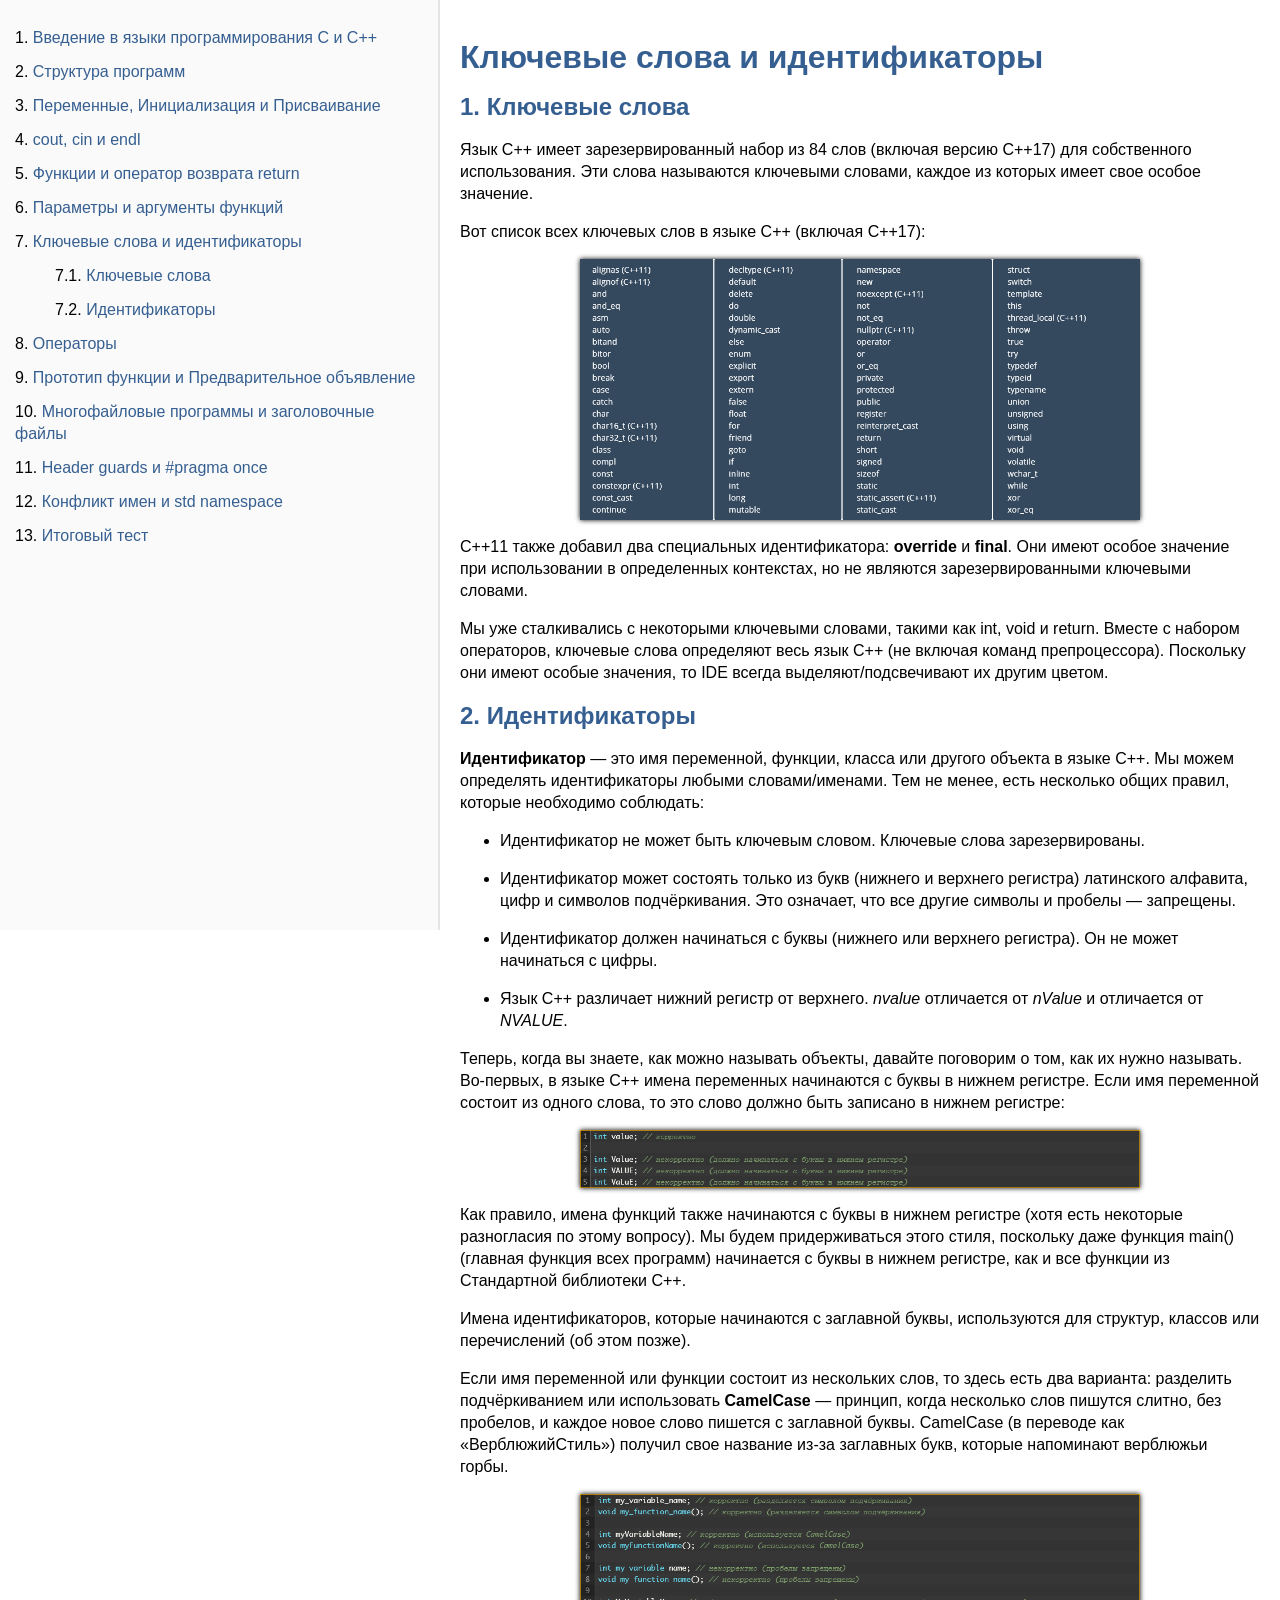
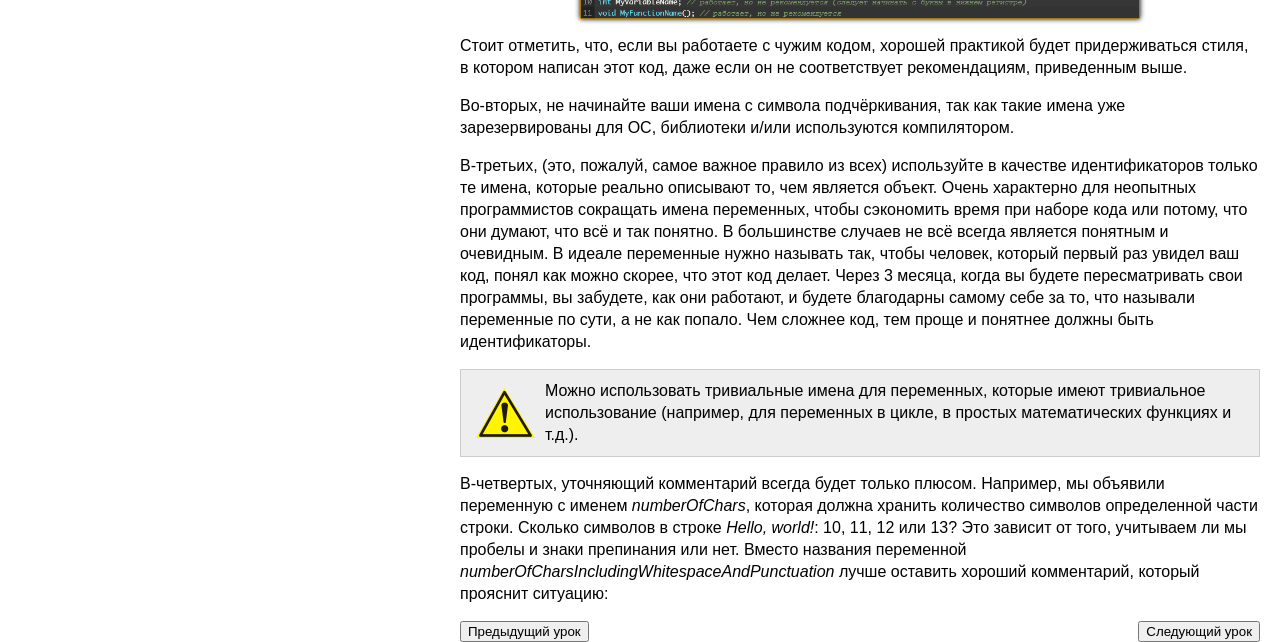
<file: key_words.html>
<!DOCTYPE html>
<html lang="ru-RU">

<head>
    <meta charset="UTF-8">
    <link rel="stylesheet" type="text/css" href="style.css"/>
    <title>Ключевые слова и идентификаторы</title>
</head>

<body>
<div class="t_menu">
    <ol class="t_ol">
        <li class="t_li">
            <a href="index.html">Введение в языки программирования C и С++</a>
        </li>
        <li class="t_li">
            <a href="structure.html">Структура программ</a>
        </li>
        <li class="t_li">
            <a href="variables.html">Переменные, Инициализация и Присваивание</a>
        </li>
        <li class="t_li">
            <a href="cout_cin.html">cout, cin и endl</a>
        </li>
        <li class="t_li">
            <a href="functions.html">Функции и оператор возврата return</a>
        </li>
        <li class="t_li">
            <a href="parameters.html">Параметры и аргументы функций</a>
        </li>
        <li class="t_li">
            <a href="key_words.html">Ключевые слова и идентификаторы</a>
            <ol class="t_ol">
                <li class="t_li"><a href="#key_words">Ключевые слова</a></li>
                <li class="t_li"><a href="#ids">Идентификаторы</a></li>
            </ol>
        </li>
        <li class="t_li">
            <a href="operators.html">Операторы</a>
        </li>
        <li class="t_li">
            <a href="prototypes.html">Прототип функции и Предварительное объявление</a>
        </li>
        <li class="t_li">
            <a href="headers.html">Многофайловые программы и заголовочные файлы</a>
        </li>
        <li class="t_li">
            <a href="pragma.html">Header guards и #pragma once</a>
        </li>
        <li class="t_li">
            <a href="namespaces_conflict.html">Конфликт имен и std namespace</a>
        </li>
        <li class="t_li">
            <a href="test.html">Итоговый тест</a>
        </li>
    </ol>
</div>

<div class="page_style">
    <h1>Ключевые слова и идентификаторы</h1>
    <h2 id="key_words">Ключевые слова</h2>
    <div>
        <p>Язык C++ имеет зарезервированный набор из 84 слов (включая версию С++17) для собственного использования. Эти
            слова называются ключевыми словами, каждое из которых имеет свое особое значение.</p>
        <p>Вот список всех ключевых слов в языке C++ (включая C++17):</p>
        <div class="img">
            <img src="img/7/key_words.png" alt="key_words"/>
        </div>
        <p>C++11 также добавил два специальных идентификатора: <b>override</b> и <b>final</b>. Они имеют особое значение
            при использовании в определенных контекстах, но не являются зарезервированными ключевыми словами.</p>
        <p>Мы уже сталкивались с некоторыми ключевыми словами, такими как int, void и return. Вместе с набором
            операторов, ключевые слова определяют весь язык C++ (не включая команд препроцессора). Поскольку они имеют
            особые значения, то IDE всегда выделяют/подсвечивают их другим цветом.</p>
    </div>

    <h2 id="ids">Идентификаторы</h2>
    <div>
        <p><b>Идентификатор</b> — это имя переменной, функции, класса или другого объекта в языке C++. Мы можем
            определять идентификаторы любыми словами/именами. Тем не менее, есть несколько общих правил, которые
            необходимо соблюдать:</p>
        <ul>
            <li>Идентификатор не может быть ключевым словом. Ключевые слова зарезервированы.</li>
            <li>Идентификатор может состоять только из букв (нижнего и верхнего регистра) латинского алфавита, цифр и
                символов подчёркивания. Это означает, что все другие символы и пробелы — запрещены.
            </li>
            <li>Идентификатор должен начинаться с буквы (нижнего или верхнего регистра). Он не может начинаться с
                цифры.
            </li>
            <li>Язык C++ различает нижний регистр от верхнего. <i>nvalue</i> отличается от <i>nValue</i> и отличается от
                <i>NVALUE</i>.
            </li>
        </ul>
        <p>Теперь, когда вы знаете, как можно называть объекты, давайте поговорим о том, как их нужно называть.
            Во-первых, в языке C++ имена переменных начинаются с буквы в нижнем регистре. Если имя переменной состоит из
            одного слова, то это слово должно быть записано в нижнем регистре:</p>
        <div class="img">
            <img src="img/7/ids1.png" alt="ids1"/>
        </div>
        <p>Как правило, имена функций также начинаются с буквы в нижнем регистре (хотя есть некоторые разногласия по
            этому вопросу). Мы будем придерживаться этого стиля, поскольку даже функция main() (главная функция всех
            программ) начинается с буквы в нижнем регистре, как и все функции из Стандартной библиотеки C++.</p>
        <p>Имена идентификаторов, которые начинаются с заглавной буквы, используются для структур, классов или
            перечислений (об этом позже).</p>
        <p>Если имя переменной или функции состоит из нескольких слов, то здесь есть два варианта: разделить
            подчёркиванием или использовать <b>CamelCase</b> — принцип, когда несколько слов пишутся слитно, без
            пробелов, и каждое новое слово пишется с заглавной буквы. CamelCase (в переводе как «ВерблюжийСтиль»)
            получил свое название из-за заглавных букв, которые напоминают верблюжьи горбы.</p>
        <div class="img">
            <img src="img/7/ids2.png" alt="ids2"/>
        </div>
        <p>Стоит отметить, что, если вы работаете с чужим кодом, хорошей практикой будет придерживаться стиля, в котором
            написан этот код, даже если он не соответствует рекомендациям, приведенным выше.</p>
        <p>Во-вторых, не начинайте ваши имена с символа подчёркивания, так как такие имена уже зарезервированы для ОС,
            библиотеки и/или используются компилятором.</p>
        <p>В-третьих, (это, пожалуй, самое важное правило из всех) используйте в качестве идентификаторов только те
            имена, которые реально описывают то, чем является объект. Очень характерно для неопытных программистов
            сокращать имена переменных, чтобы сэкономить время при наборе кода или потому, что они думают, что всё и так
            понятно. В большинстве случаев не всё всегда является понятным и очевидным. В идеале переменные нужно
            называть так, чтобы человек, который первый раз увидел ваш код, понял как можно скорее, что этот код делает.
            Через 3 месяца, когда вы будете пересматривать свои программы, вы забудете, как они работают, и будете
            благодарны самому себе за то, что называли переменные по сути, а не как попало. Чем сложнее код, тем проще и
            понятнее должны быть идентификаторы.</p>
        <p class="attention">Можно использовать тривиальные имена для переменных, которые имеют тривиальное
            использование (например, для переменных в цикле, в простых математических функциях и т.д.).</p>
        <p>В-четвертых, уточняющий комментарий всегда будет только плюсом. Например, мы объявили переменную с именем <i>numberOfChars</i>,
            которая должна хранить количество символов определенной части строки. Сколько символов в строке <i>Hello,
                world!</i>: 10, 11, 12 или 13? Это зависит от того, учитываем ли мы пробелы и знаки препинания или нет.
            Вместо названия переменной <i>numberOfCharsIncludingWhitespaceAndPunctuation</i> лучше оставить хороший
            комментарий, который прояснит ситуацию:</p>
    </div>

    <button style="display: inline-block; float: right;" onclick="document.location='operators.html'">Следующий урок
    </button>
    <button style="display: inline-block; float: left;" onclick="document.location='parameters.html'">Предыдущий урок
    </button>
</div>
</body>
</html>
</file>
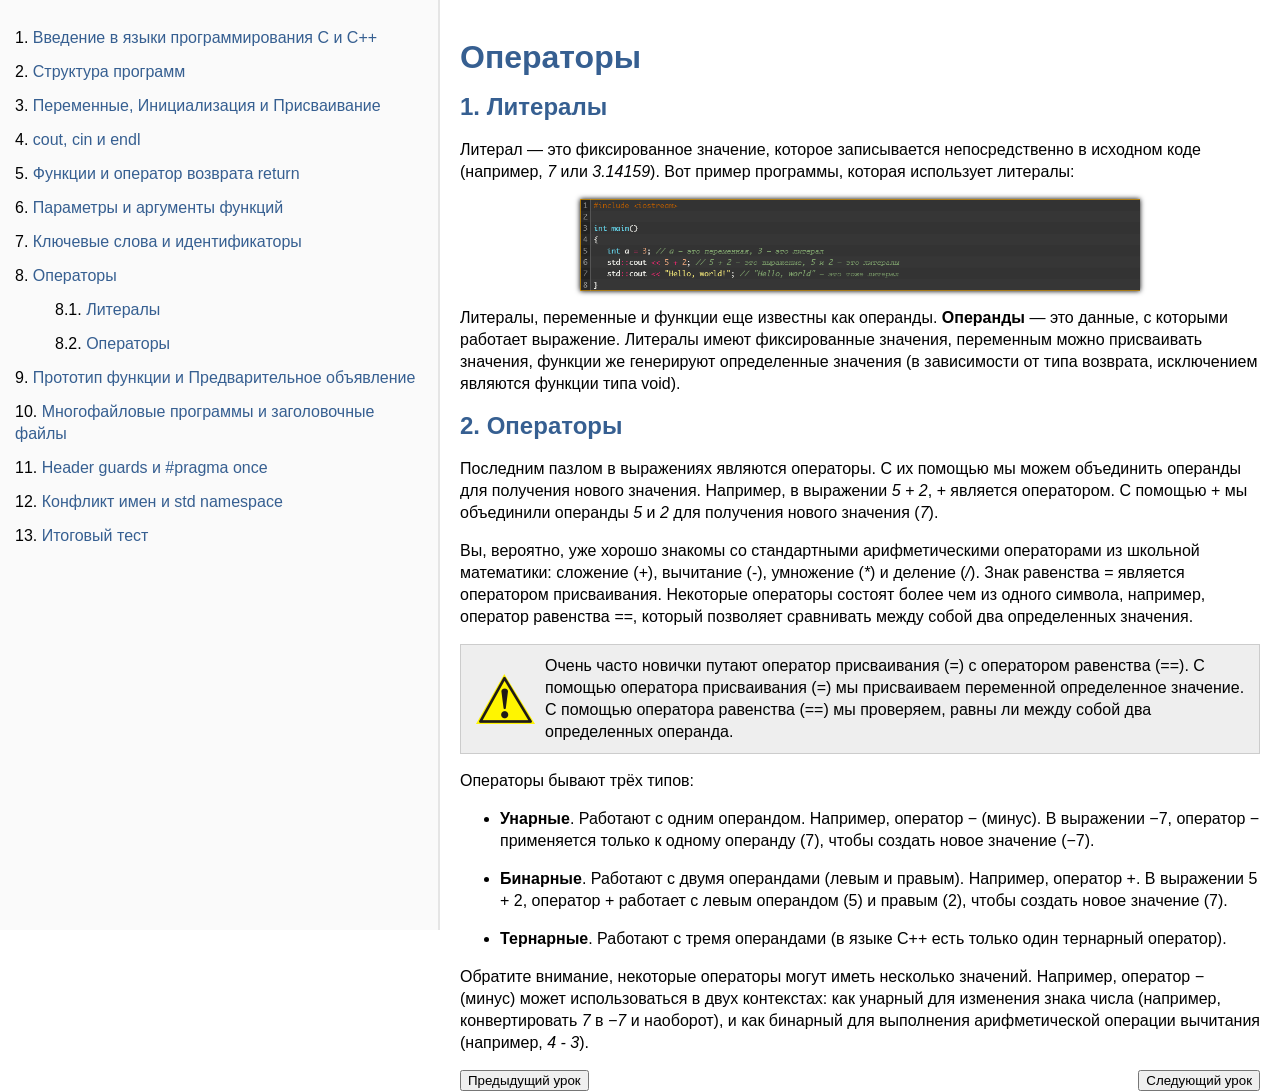
<file: operators.html>
<!DOCTYPE html>
<html lang="ru-RU">

<head>
    <meta charset="UTF-8">
    <link rel="stylesheet" type="text/css" href="style.css"/>
    <title>Операторы</title>
</head>

<body>
<div class="t_menu">
    <ol class="t_ol">
        <li class="t_li">
            <a href="index.html">Введение в языки программирования C и С++</a>
        </li>
        <li class="t_li">
            <a href="structure.html">Структура программ</a>
        </li>
        <li class="t_li">
            <a href="variables.html">Переменные, Инициализация и Присваивание</a>
        </li>
        <li class="t_li">
            <a href="cout_cin.html">cout, cin и endl</a>
        </li>
        <li class="t_li">
            <a href="functions.html">Функции и оператор возврата return</a>
        </li>
        <li class="t_li">
            <a href="parameters.html">Параметры и аргументы функций</a>
        </li>
        <li class="t_li">
            <a href="key_words.html">Ключевые слова и идентификаторы</a>
        </li>
        <li class="t_li">
            <a href="operators.html">Операторы</a>
            <ol class="t_ol">
                <li class="t_li"><a href="#literals">Литералы</a></li>
                <li class="t_li"><a href="#operators">Операторы</a></li>
            </ol>
        </li>
        <li class="t_li">
            <a href="prototypes.html">Прототип функции и Предварительное объявление</a>
        </li>
        <li class="t_li">
            <a href="headers.html">Многофайловые программы и заголовочные файлы</a>
        </li>
        <li class="t_li">
            <a href="pragma.html">Header guards и #pragma once</a>
        </li>
        <li class="t_li">
            <a href="namespaces_conflict.html">Конфликт имен и std namespace</a>
        </li>
        <li class="t_li">
            <a href="test.html">Итоговый тест</a>
        </li>
    </ol>
</div>

<div class="page_style">
    <h1>Операторы</h1>
    <h2 id="literals">Литералы</h2>
    <div>
        <p>Литерал — это фиксированное значение, которое записывается непосредственно в исходном коде (например,
            <i>7</i> или <i>3.14159</i>). Вот пример программы, которая использует литералы:</p>
        <div class="img">
            <img src="img/8/literals.png" alt="literals"/>
        </div>
        <p>Литералы, переменные и функции еще известны как операнды. <b>Операнды</b> — это данные, с которыми работает
            выражение. Литералы имеют фиксированные значения, переменным можно присваивать значения, функции же
            генерируют определенные значения (в зависимости от типа возврата, исключением являются функции типа void).
        </p>
    </div>

    <h2 id="operators">Операторы</h2>
    <div>
        <p>Последним пазлом в выражениях являются операторы. С их помощью мы можем объединить операнды для получения
            нового значения. Например, в выражении <i>5 + 2</i>, <i>+</i> является оператором. С помощью <i>+</i> мы
            объединили операнды <i>5</i> и <i>2</i> для получения нового значения (<i>7</i>).</p>
        <p>Вы, вероятно, уже хорошо знакомы со стандартными арифметическими операторами из школьной математики: сложение
            (<i>+</i>), вычитание (<i>-</i>), умножение (<i>*</i>) и деление (<i>/</i>). Знак равенства <i>=</i>
            является оператором присваивания. Некоторые операторы состоят более чем из одного символа, например,
            оператор равенства <i>==</i>, который позволяет сравнивать между собой два определенных значения.</p>
        <p class="attention">Очень часто новички путают оператор присваивания (=) с оператором равенства (==). С помощью
            оператора присваивания (=) мы присваиваем переменной определенное значение. С помощью оператора равенства
            (==) мы проверяем, равны ли между собой два определенных операнда.</p>
        <p>Операторы бывают трёх типов:</p>
        <ul>
            <li><b>Унарные</b>. Работают с одним операндом. Например, оператор − (минус). В выражении −7, оператор −
                применяется только к одному операнду (7), чтобы создать новое значение (−7).
            </li>
            <li><b>Бинарные</b>. Работают с двумя операндами (левым и правым). Например, оператор +. В выражении 5 + 2,
                оператор + работает с левым операндом (5) и правым (2), чтобы создать новое значение (7).
            </li>
            <li><b>Тернарные</b>. Работают с тремя операндами (в языке C++ есть только один тернарный оператор).</li>
        </ul>
        <p>Обратите внимание, некоторые операторы могут иметь несколько значений. Например, оператор <i>−</i> (минус)
            может использоваться в двух контекстах: как унарный для изменения знака числа (например, конвертировать
            <i>7</i> в <i>−7</i> и наоборот), и как бинарный для выполнения арифметической операции вычитания (например,
            <i>4 - 3</i>).</p>
    </div>

    <button style="display: inline-block; float: right;" onclick="document.location='prototypes.html'">Следующий урок
    </button>
    <button style="display: inline-block; float: left;" onclick="document.location='key_words.html'">Предыдущий урок
    </button>
</div>
</body>
</html>
</file>
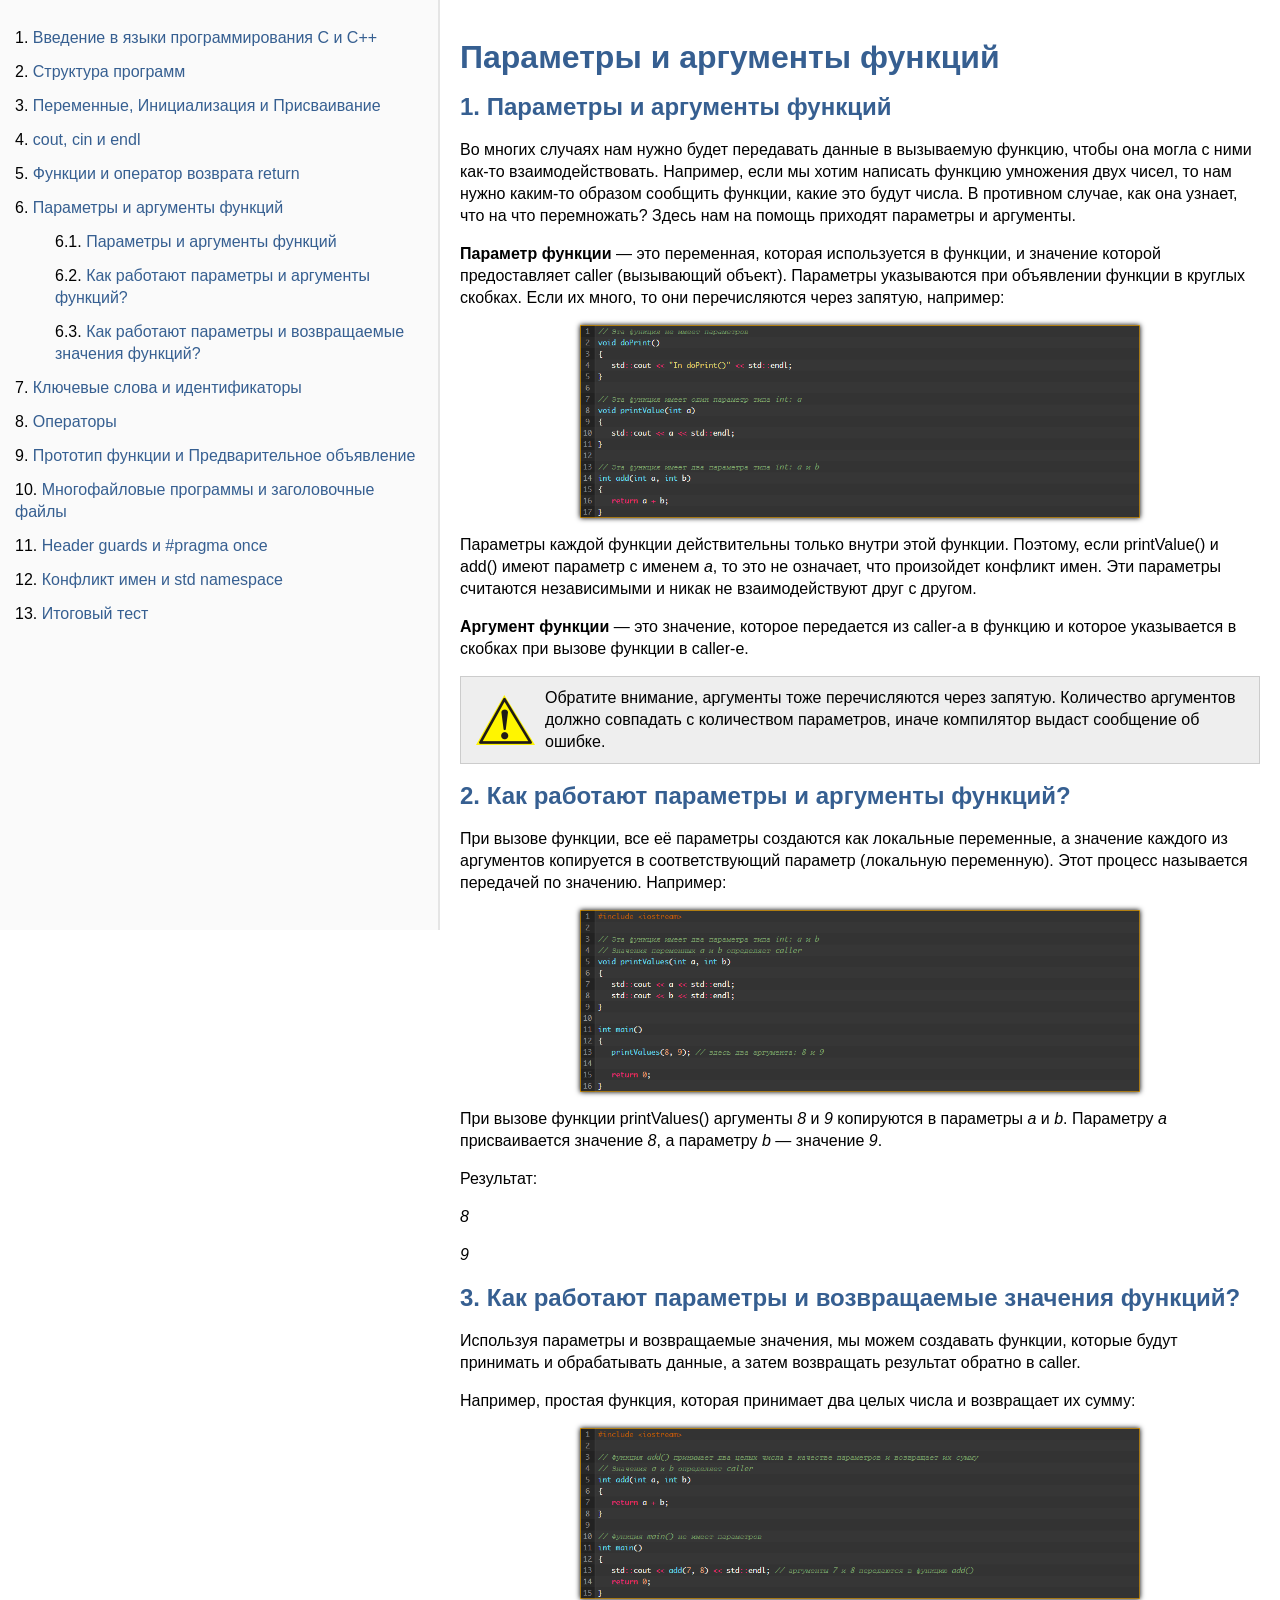
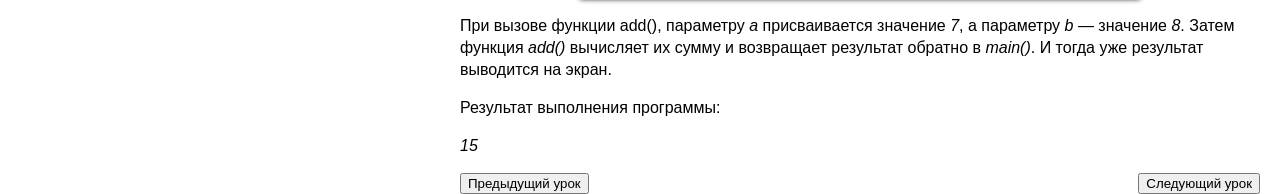
<file: parameters.html>
<!DOCTYPE html>
<html lang="ru-RU">

<head>
    <meta charset="UTF-8">
    <link rel="stylesheet" type="text/css" href="style.css"/>
    <title>Параметры и аргументы функций</title>
</head>

<body>
<div class="t_menu">
    <ol class="t_ol">
        <li class="t_li">
            <a href="index.html">Введение в языки программирования C и С++</a>
        </li>
        <li class="t_li">
            <a href="structure.html">Структура программ</a>
        </li>
        <li class="t_li">
            <a href="variables.html">Переменные, Инициализация и Присваивание</a>
        </li>
        <li class="t_li">
            <a href="cout_cin.html">cout, cin и endl</a>
        </li>
        <li class="t_li">
            <a href="functions.html">Функции и оператор возврата return</a>
        </li>
        <li class="t_li">
            <a href="parameters.html">Параметры и аргументы функций</a>
            <ol class="t_ol">
                <li class="t_li"><a href="#parameters">Параметры и аргументы функций</a></li>
                <li class="t_li"><a href="#how_args_work">Как работают параметры и аргументы функций?</a></li>
                <li class="t_li"><a href="#how_returning_works">Как работают параметры и возвращаемые значения
                    функций?</a></li>
            </ol>
        </li>
        <li class="t_li">
            <a href="key_words.html">Ключевые слова и идентификаторы</a>
        </li>
        <li class="t_li">
            <a href="operators.html">Операторы</a>
        </li>
        <li class="t_li">
            <a href="prototypes.html">Прототип функции и Предварительное объявление</a>
        </li>
        <li class="t_li">
            <a href="headers.html">Многофайловые программы и заголовочные файлы</a>
        </li>
        <li class="t_li">
            <a href="pragma.html">Header guards и #pragma once</a>
        </li>
        <li class="t_li">
            <a href="namespaces_conflict.html">Конфликт имен и std namespace</a>
        </li>
        <li class="t_li">
            <a href="test.html">Итоговый тест</a>
        </li>
    </ol>
</div>

<div class="page_style">
    <h1>Параметры и аргументы функций</h1>
    <h2 id="parameters">Параметры и аргументы функций</h2>
    <div>
        <p>Во многих случаях нам нужно будет передавать данные в вызываемую функцию, чтобы она могла с ними как-то
            взаимодействовать. Например, если мы хотим написать функцию умножения двух чисел, то нам нужно каким-то
            образом сообщить функции, какие это будут числа. В противном случае, как она узнает, что на что перемножать?
            Здесь нам на помощь приходят параметры и аргументы.</p>
        <p><b>Параметр функции</b> — это переменная, которая используется в функции, и значение которой предоставляет
            caller (вызывающий объект). Параметры указываются при объявлении функции в круглых скобках. Если их много,
            то они перечисляются через запятую, например:</p>
        <div class="img">
            <img src="img/6/param1.png" alt="param1"/>
        </div>
        <p>Параметры каждой функции действительны только внутри этой функции. Поэтому, если printValue() и add() имеют
            параметр с именем <i>a</i>, то это не означает, что произойдет конфликт имен. Эти параметры считаются
            независимыми и никак не взаимодействуют друг с другом.</p>
        <p><b>Аргумент функции</b> — это значение, которое передается из caller-а в функцию и которое указывается в
            скобках при вызове функции в caller-е.</p>
        <p class="attention">Обратите внимание, аргументы тоже перечисляются через запятую. Количество аргументов должно
            совпадать с количеством параметров, иначе компилятор выдаст сообщение об ошибке.</p>
    </div>

    <h2 id="how_args_work">Как работают параметры и аргументы функций?</h2>
    <div>
        <p>При вызове функции, все её параметры создаются как локальные переменные, а значение каждого из аргументов
            копируется в соответствующий параметр (локальную переменную). Этот процесс называется передачей по значению.
            Например:</p>
        <div class="img">
            <img src="img/6/param2.png" alt="param2"/>
        </div>
        <p>При вызове функции printValues() аргументы <i>8</i> и <i>9</i> копируются в параметры <i>a</i> и <i>b</i>.
            Параметру <i>a</i> присваивается значение <i>8</i>, а параметру <i>b</i> — значение <i>9</i>.</p>
        <p>Результат:</p>
        <p><i>8</i></p>
        <p><i>9</i></p>
    </div>

    <h2 id="how_returning_works">Как работают параметры и возвращаемые значения функций?</h2>
    <div>
        <p>Используя параметры и возвращаемые значения, мы можем создавать функции, которые будут принимать и
            обрабатывать данные, а затем возвращать результат обратно в caller.</p>
        <p>Например, простая функция, которая принимает два целых числа и возвращает их сумму:</p>
        <div class="img">
            <img src="img/6/param3.png" alt="param3"/>
        </div>
        <p>При вызове функции add(), параметру <i>a</i> присваивается значение <i>7</i>, а параметру <i>b</i> — значение
            <i>8</i>. Затем функция <i>add()</i> вычисляет их сумму и возвращает результат обратно в <i>main()</i>. И
            тогда уже результат выводится на экран.</p>
        <p>Результат выполнения программы:</p>
        <p><i>15</i></p>
    </div>

    <button style="display: inline-block; float: right;" onclick="document.location='key_words.html'">Следующий урок
    </button>
    <button style="display: inline-block; float: left;" onclick="document.location='functions.html'">Предыдущий урок
    </button>
</div>
</body>
</html>
</file>
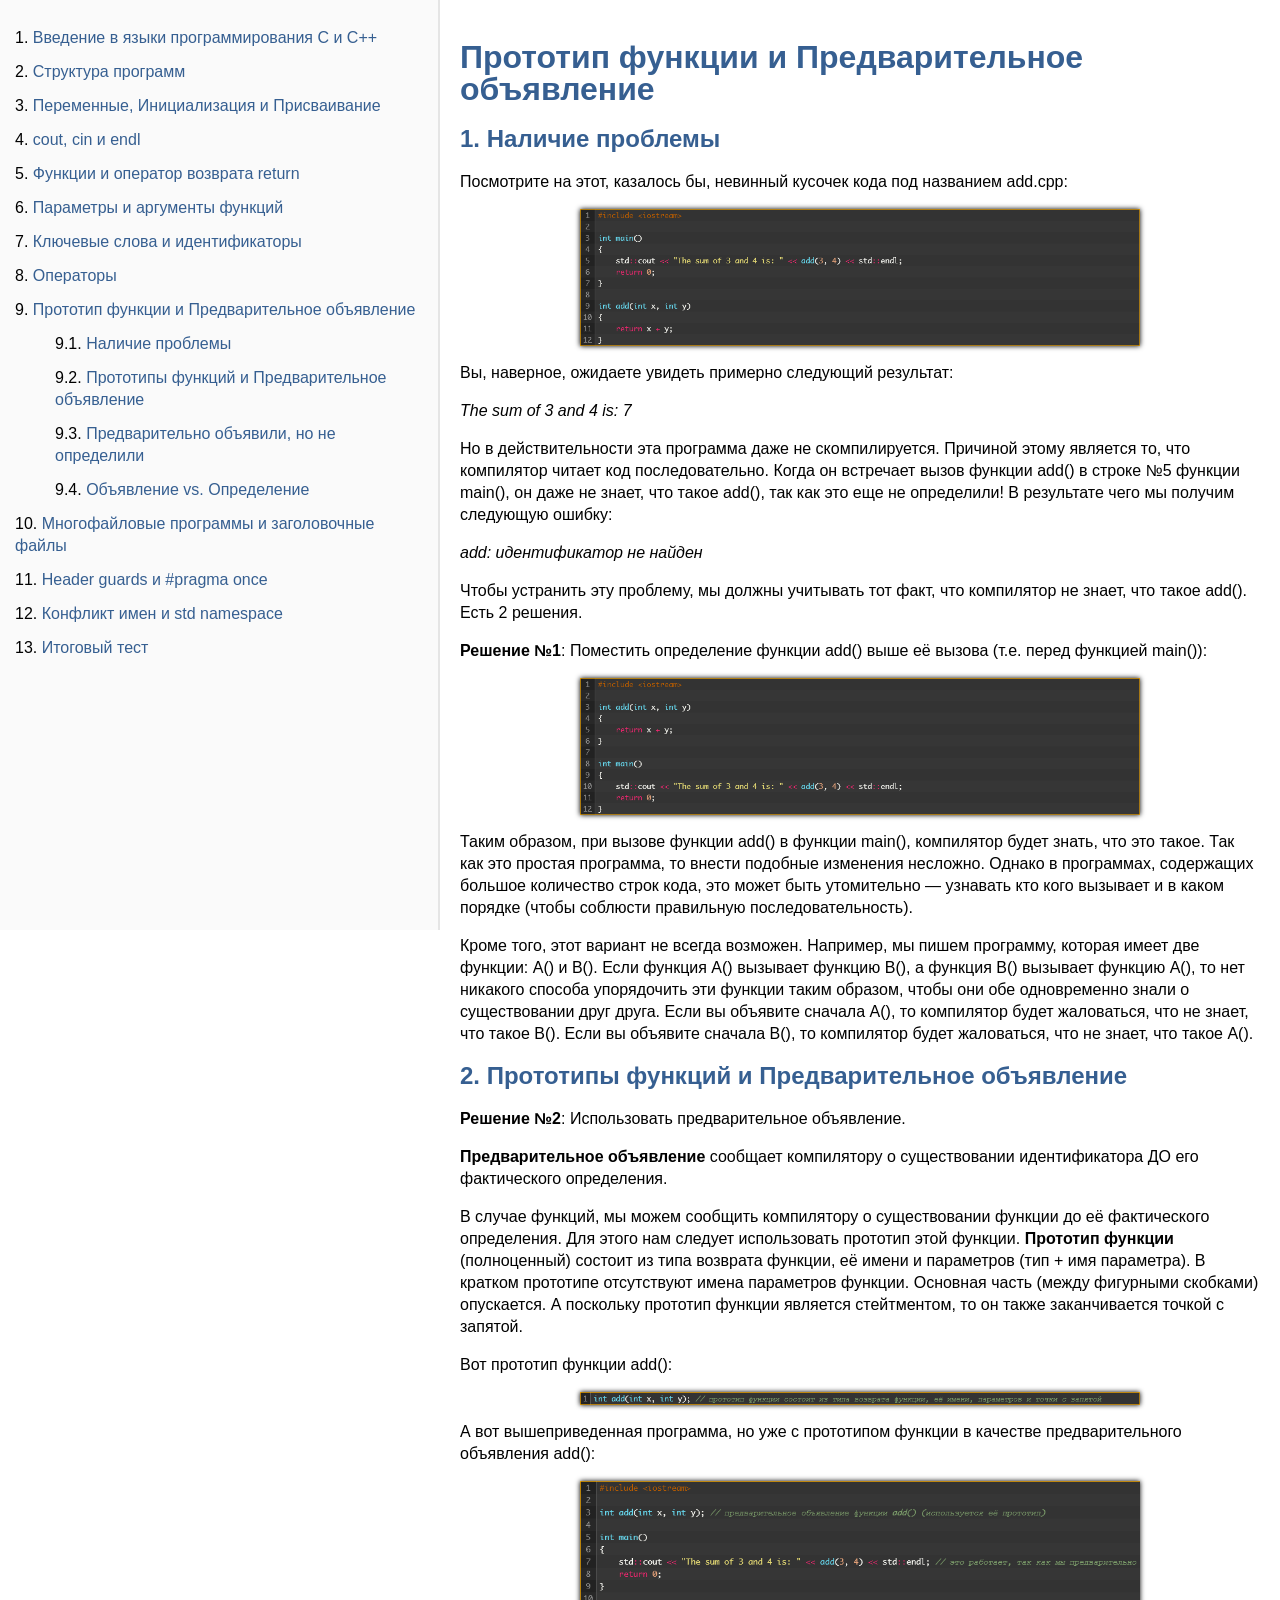
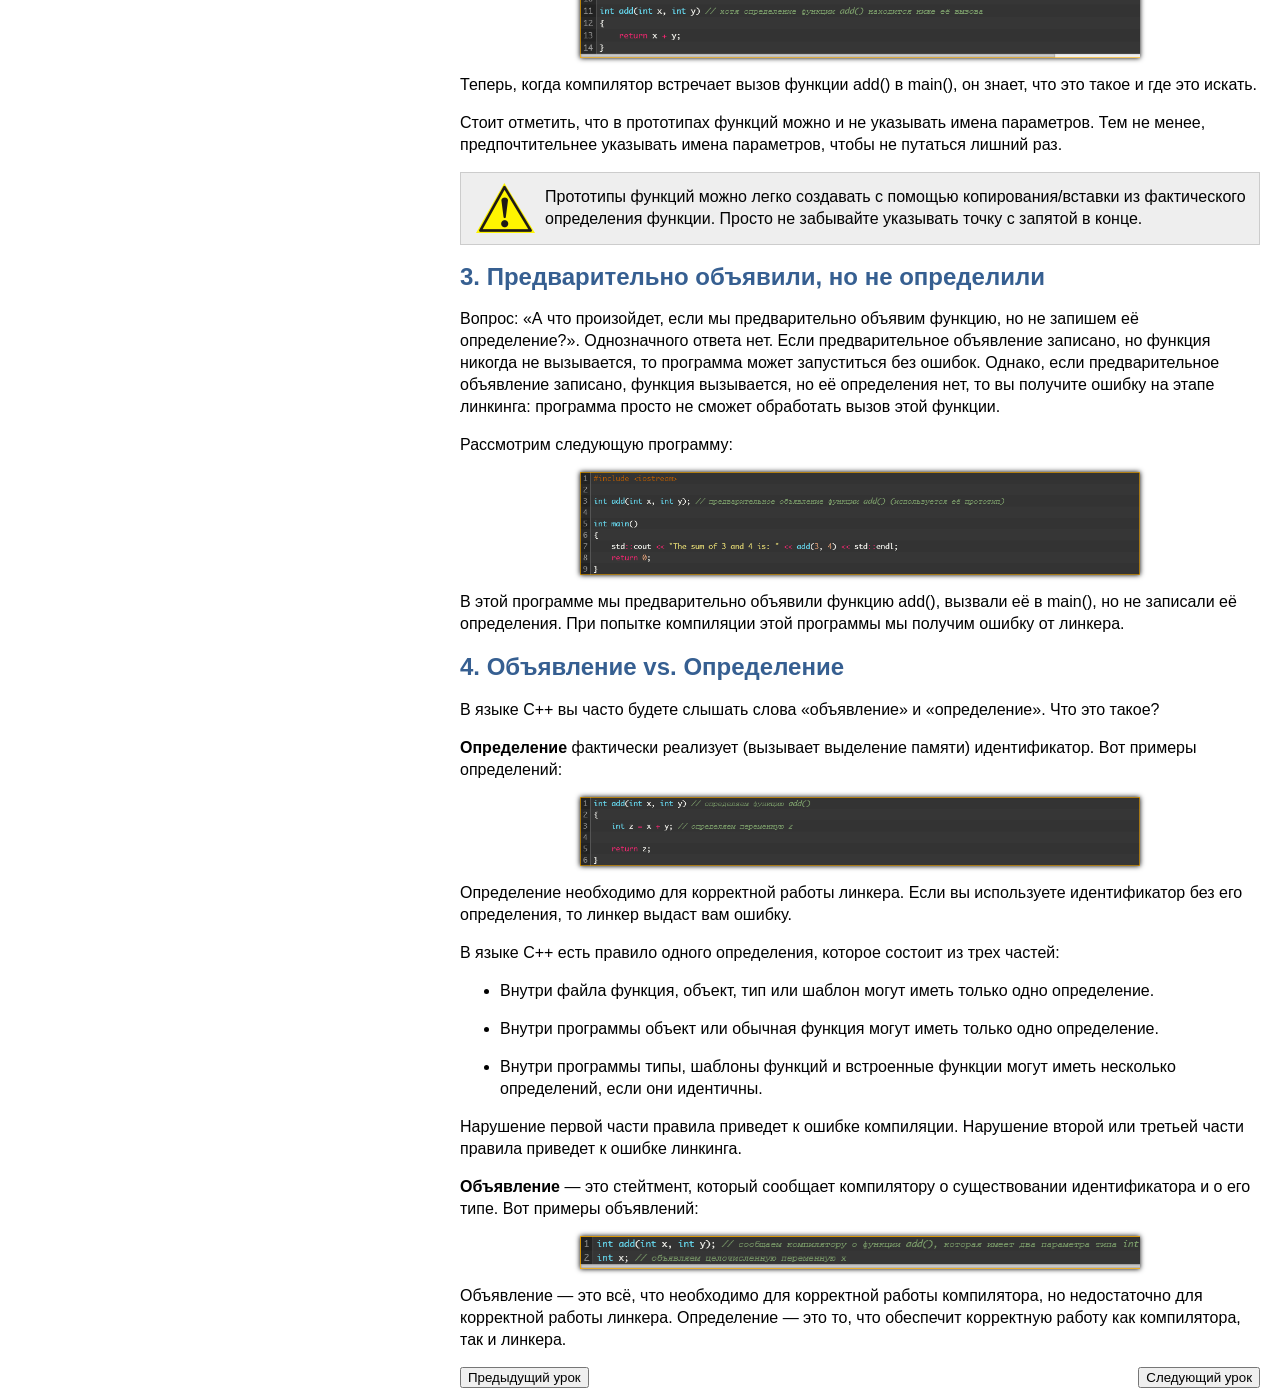
<file: prototypes.html>
<!DOCTYPE html>
<html lang="ru-RU">

<head>
    <meta charset="UTF-8">
    <link rel="stylesheet" type="text/css" href="style.css"/>
    <title>Прототип функции и Предварительное объявление</title>
</head>

<body>
<div class="t_menu">
    <ol class="t_ol">
        <li class="t_li">
            <a href="index.html">Введение в языки программирования C и С++</a>
        </li>
        <li class="t_li">
            <a href="structure.html">Структура программ</a>
        </li>
        <li class="t_li">
            <a href="variables.html">Переменные, Инициализация и Присваивание</a>
        </li>
        <li class="t_li">
            <a href="cout_cin.html">cout, cin и endl</a>
        </li>
        <li class="t_li">
            <a href="functions.html">Функции и оператор возврата return</a>
        </li>
        <li class="t_li">
            <a href="parameters.html">Параметры и аргументы функций</a>
        </li>
        <li class="t_li">
            <a href="key_words.html">Ключевые слова и идентификаторы</a>
        </li>
        <li class="t_li">
            <a href="operators.html">Операторы</a>
        </li>
        <li class="t_li">
            <a href="prototypes.html">Прототип функции и Предварительное объявление</a>
            <ol class="t_ol">
                <li class="t_li"><a href="#problem">Наличие проблемы</a></li>
                <li class="t_li"><a href="#prots">Прототипы функций и Предварительное объявление</a></li>
                <li class="t_li"><a href="#not_defined">Предварительно объявили, но не определили</a></li>
                <li class="t_li"><a href="#decl_vs_def">Объявление vs. Определение</a></li>
            </ol>
        </li>
        <li class="t_li">
            <a href="headers.html">Многофайловые программы и заголовочные файлы</a>
        </li>
        <li class="t_li">
            <a href="pragma.html">Header guards и #pragma once</a>
        </li>
        <li class="t_li">
            <a href="namespaces_conflict.html">Конфликт имен и std namespace</a>
        </li>
        <li class="t_li">
            <a href="test.html">Итоговый тест</a>
        </li>
    </ol>
</div>

<div class="page_style">
    <h1>Прототип функции и Предварительное объявление</h1>
    <h2 id="problem">Наличие проблемы</h2>
    <div>
        <p>Посмотрите на этот, казалось бы, невинный кусочек кода под названием add.cpp:</p>
        <div class="img">
            <img src="img/9/prot1.png" alt="prot1"/>
        </div>
        <p>Вы, наверное, ожидаете увидеть примерно следующий результат:</p>
        <p><i>The sum of 3 and 4 is: 7</i></p>
        <p>Но в действительности эта программа даже не скомпилируется. Причиной этому является то, что компилятор читает
            код последовательно. Когда он встречает вызов функции add() в строке №5 функции main(), он даже не знает,
            что такое add(), так как это еще не определили! В результате чего мы получим следующую ошибку:</p>
        <p><i>add: идентификатор не найден</i></p>
        <p>Чтобы устранить эту проблему, мы должны учитывать тот факт, что компилятор не знает, что такое add(). Есть 2
            решения.</p>
        <p><b>Решение №1</b>: Поместить определение функции add() выше её вызова (т.е. перед функцией main()):</p>
        <div class="img">
            <img src="img/9/prot2.png" alt="prot2"/>
        </div>
        <p>Таким образом, при вызове функции add() в функции main(), компилятор будет знать, что это такое. Так как это
            простая программа, то внести подобные изменения несложно. Однако в программах, содержащих большое количество
            строк кода, это может быть утомительно — узнавать кто кого вызывает и в каком порядке (чтобы соблюсти
            правильную последовательность).</p>
        <p>Кроме того, этот вариант не всегда возможен. Например, мы пишем программу, которая имеет две функции: А() и
            В(). Если функция А() вызывает функцию В(), а функция В() вызывает функцию А(), то нет никакого способа
            упорядочить эти функции таким образом, чтобы они обе одновременно знали о существовании друг друга. Если вы
            объявите сначала А(), то компилятор будет жаловаться, что не знает, что такое В(). Если вы объявите сначала
            В(), то компилятор будет жаловаться, что не знает, что такое А().</p>
    </div>

    <h2 id="prots">Прототипы функций и Предварительное объявление</h2>
    <div>
        <p><b>Решение №2</b>: Использовать предварительное объявление.</p>
        <p><b>Предварительное объявление</b> сообщает компилятору о существовании идентификатора ДО его фактического
            определения.</p>
        <p>В случае функций, мы можем сообщить компилятору о существовании функции до её фактического определения. Для
            этого нам следует использовать прототип этой функции. <b>Прототип функции</b> (полноценный) состоит из типа
            возврата функции, её имени и параметров (тип + имя параметра). В кратком прототипе отсутствуют имена
            параметров функции. Основная часть (между фигурными скобками) опускается. А поскольку прототип функции
            является стейтментом, то он также заканчивается точкой с запятой.</p>
        <p>Вот прототип функции add():</p>
        <div class="img">
            <img src="img/9/prot3.png" alt="prot3"/>
        </div>
        <p>А вот вышеприведенная программа, но уже с прототипом функции в качестве предварительного объявления
            аdd():</p>
        <div class="img">
            <img src="img/9/prot4.png" alt="prot4"/>
        </div>
        <p>Теперь, когда компилятор встречает вызов функции add() в main(), он знает, что это такое и где это
            искать.</p>
        <p>Стоит отметить, что в прототипах функций можно и не указывать имена параметров. Тем не менее,
            предпочтительнее указывать имена параметров, чтобы не путаться лишний раз.</p>
        <p class="attention">Прототипы функций можно легко создавать с помощью копирования/вставки из фактического
            определения функции. Просто не забывайте указывать точку с запятой в конце.</p>
    </div>

    <h2 id="not_defined">Предварительно объявили, но не определили</h2>
    <div>
        <p>Вопрос: «А что произойдет, если мы предварительно объявим функцию, но не запишем её определение?».
            Однозначного ответа нет. Если предварительное объявление записано, но функция никогда не вызывается, то
            программа может запуститься без ошибок. Однако, если предварительное объявление записано, функция
            вызывается, но её определения нет, то вы получите ошибку на этапе линкинга: программа просто не сможет
            обработать вызов этой функции.</p>
        <p>Рассмотрим следующую программу:</p>
        <div class="img">
            <img src="img/9/prot5.png" alt="prot5"/>
        </div>
        <p>В этой программе мы предварительно объявили функцию add(), вызвали её в main(), но не записали её
            определения. При попытке компиляции этой программы мы получим ошибку от линкера.</p>
    </div>

    <h2 id="decl_vs_def">Объявление vs. Определение</h2>
    <div>
        <p>В языке C++ вы часто будете слышать слова «объявление» и «определение». Что это такое?</p>
        <p><b>Определение</b> фактически реализует (вызывает выделение памяти) идентификатор. Вот примеры определений:
        </p>
        <div class="img">
            <img src="img/9/prot6.png" alt="prot6"/>
        </div>
        <p>Определение необходимо для корректной работы линкера. Если вы используете идентификатор без его определения,
            то линкер выдаст вам ошибку.</p>
        <p>В языке C++ есть правило одного определения, которое состоит из трех частей:</p>
        <ul>
            <li>Внутри файла функция, объект, тип или шаблон могут иметь только одно определение.</li>
            <li>Внутри программы объект или обычная функция могут иметь только одно определение.</li>
            <li>Внутри программы типы, шаблоны функций и встроенные функции могут иметь несколько определений, если они
                идентичны.
            </li>
        </ul>
        <p>Нарушение первой части правила приведет к ошибке компиляции. Нарушение второй или третьей части правила
            приведет к ошибке линкинга.</p>
        <p><b>Объявление</b> — это стейтмент, который сообщает компилятору о существовании идентификатора и о его типе.
            Вот примеры объявлений:</p>
        <div class="img">
            <img src="img/9/prot7.png" alt="prot7"/>
        </div>
        <p>Объявление — это всё, что необходимо для корректной работы компилятора, но недостаточно для корректной работы
            линкера. Определение — это то, что обеспечит корректную работу как компилятора, так и линкера.</p>
    </div>

    <button style="display: inline-block; float: right;" onclick="document.location='headers.html'">Следующий урок
    </button>
    <button style="display: inline-block; float: left;" onclick="document.location='operators.html'">Предыдущий урок
    </button>
</div>
</body>
</html>
</file>
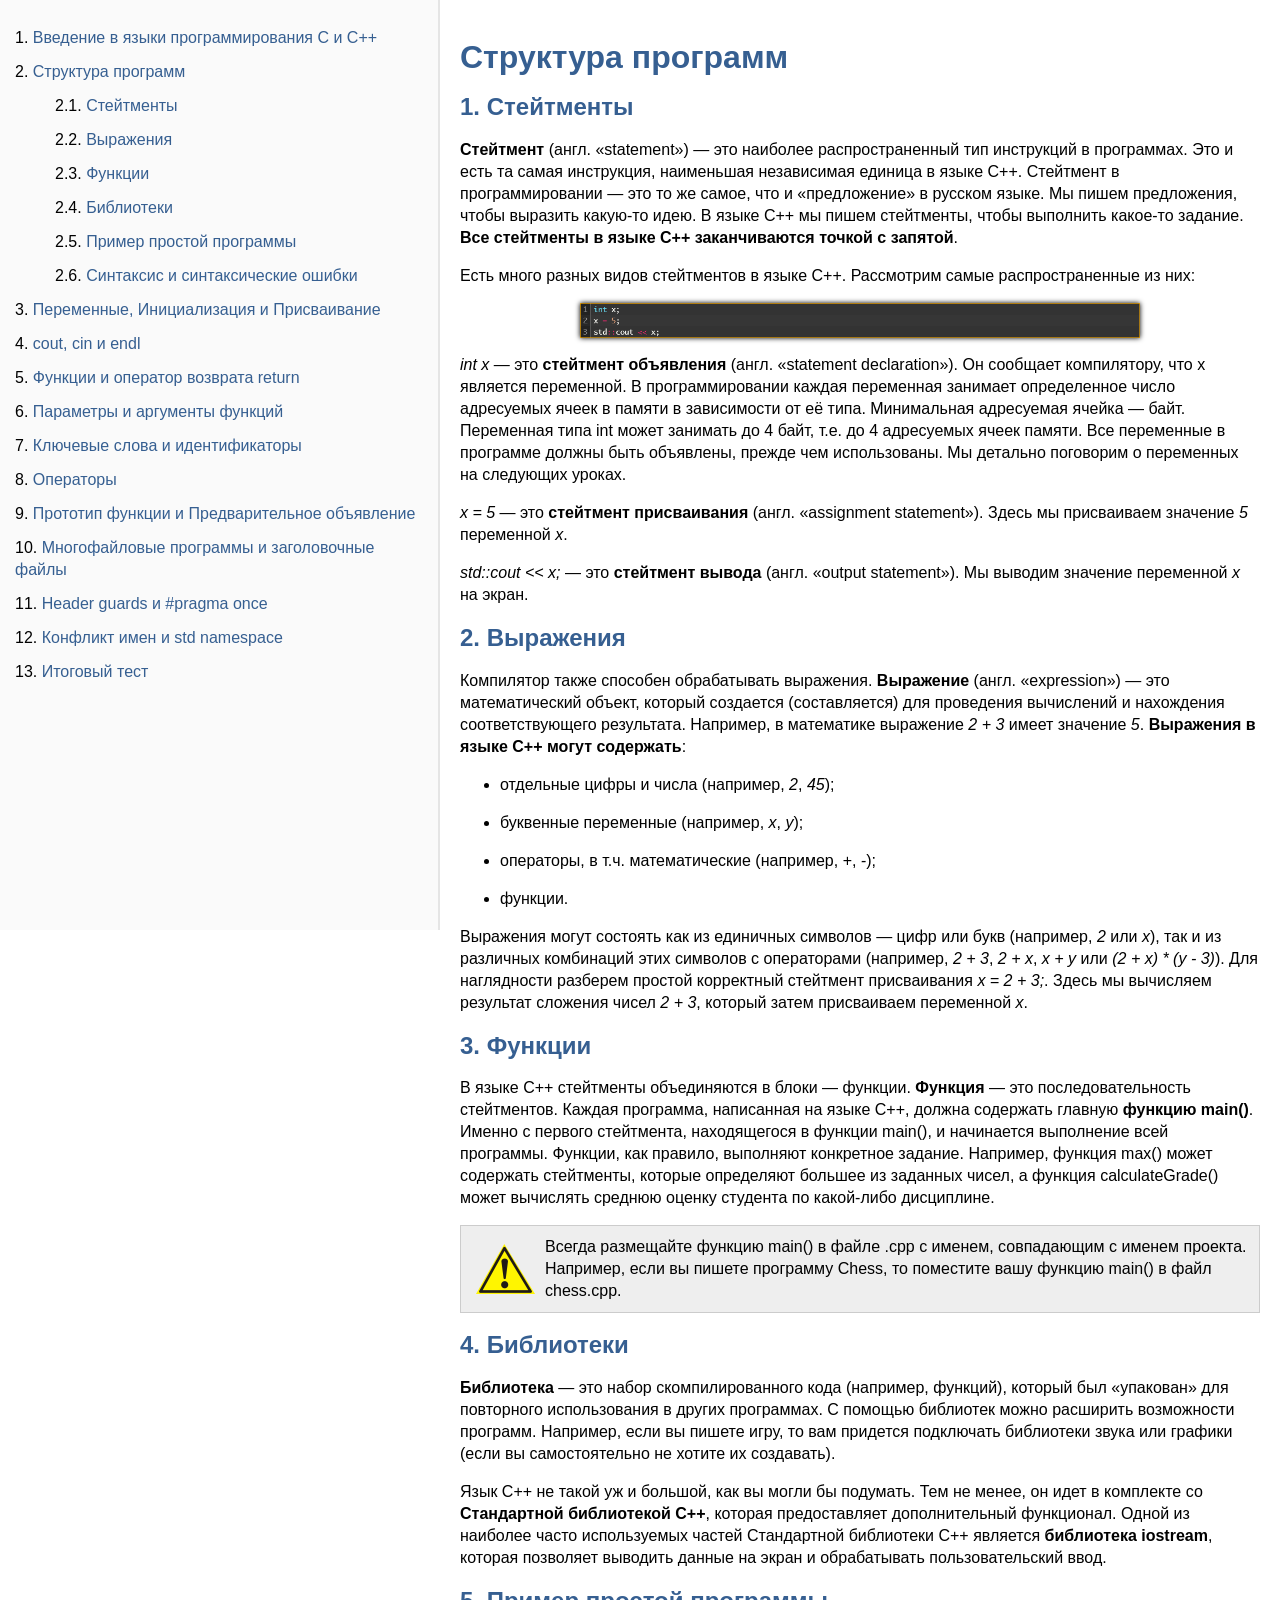
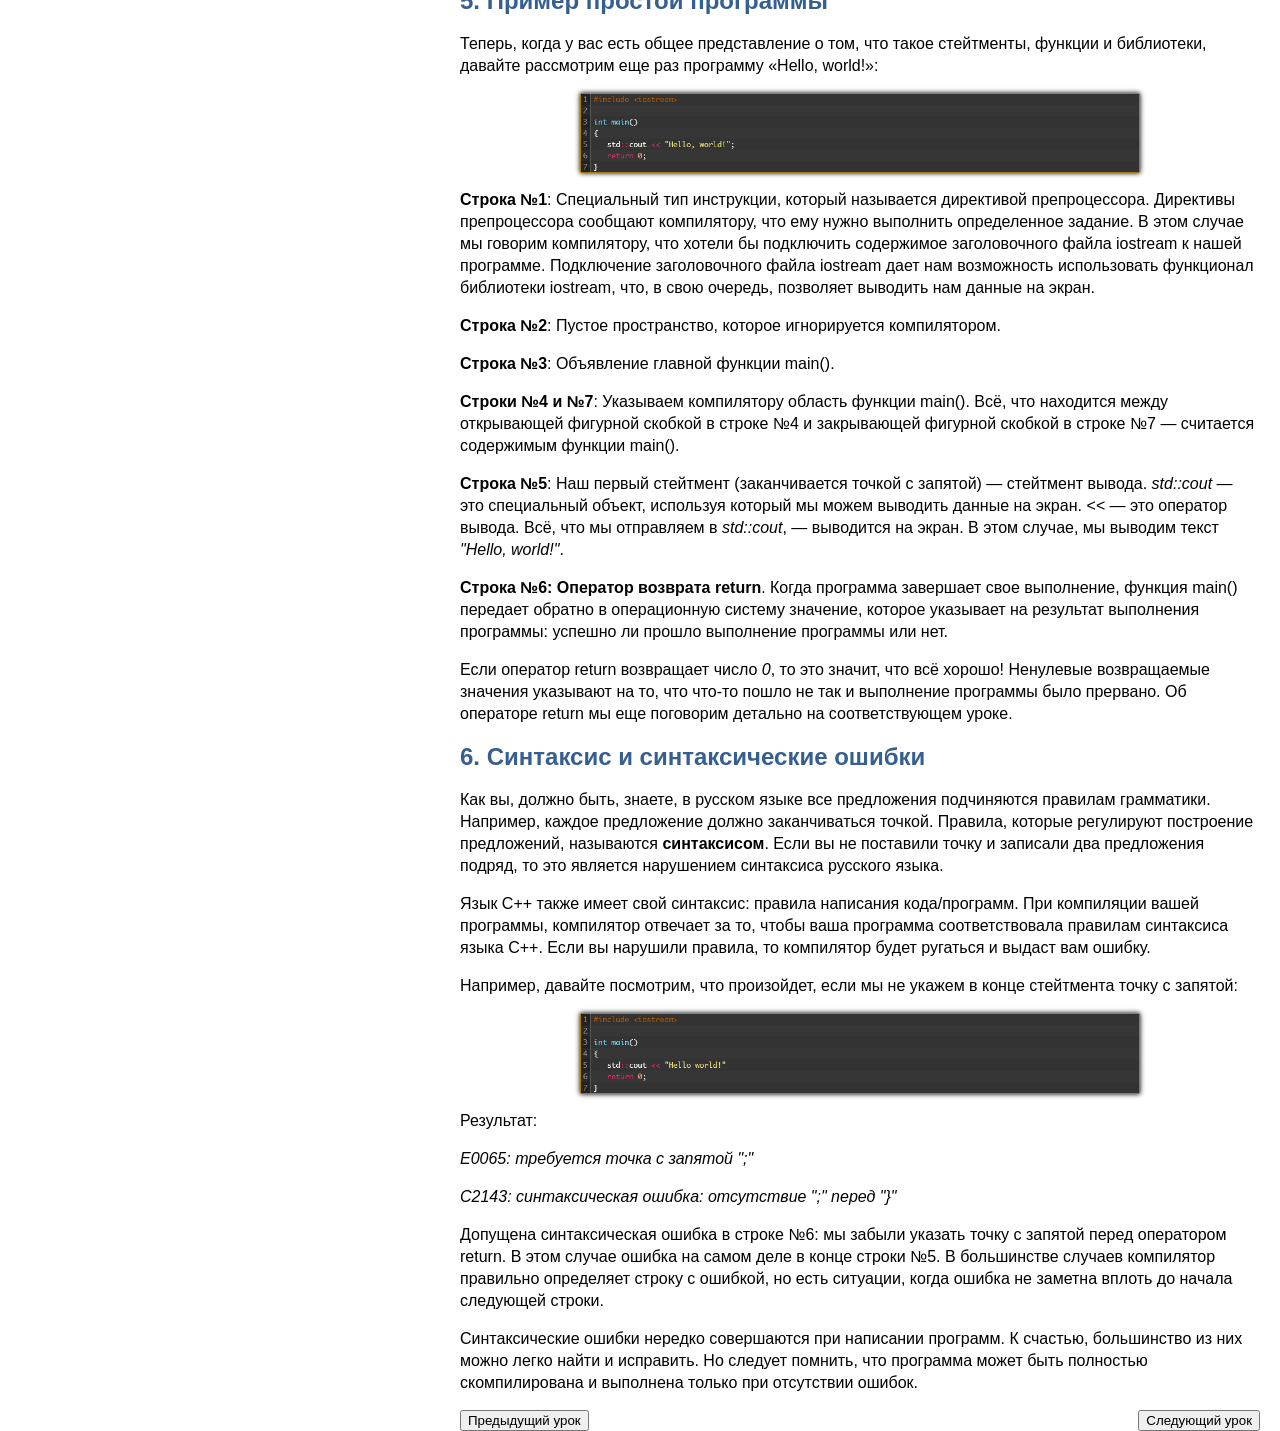
<file: structure.html>
<!DOCTYPE html>
<html lang="ru-RU">

<head>
    <meta charset="UTF-8">
    <link rel="stylesheet" type="text/css" href="style.css"/>
    <title>Структура программ</title>
</head>

<body>
<div class="t_menu">
    <ol class="t_ol">
        <li class="t_li">
            <a href="index.html">Введение в языки программирования C и С++</a>
        </li>
        <li class="t_li">
            <a href="#structure">Структура программ</a>
            <ol class="t_ol">
                <li class="t_li"><a href="#statements">Стейтменты</a></li>
                <li class="t_li"><a href="#expressions">Выражения</a></li>
                <li class="t_li"><a href="#functions">Функции</a></li>
                <li class="t_li"><a href="#libraries">Библиотеки</a></li>
                <li class="t_li"><a href="#simple_app">Пример простой программы</a></li>
                <li class="t_li"><a href="#syntax">Синтаксис и синтаксические ошибки</a></li>
            </ol>
        </li>
        <li class="t_li">
            <a href="variables.html">Переменные, Инициализация и Присваивание</a>
        </li>
        <li class="t_li">
            <a href="cout_cin.html">cout, cin и endl</a>
        </li>
        <li class="t_li">
            <a href="functions.html">Функции и оператор возврата return</a>
        </li>
        <li class="t_li">
            <a href="parameters.html">Параметры и аргументы функций</a>
        </li>
        <li class="t_li">
            <a href="key_words.html">Ключевые слова и идентификаторы</a>
        </li>
        <li class="t_li">
            <a href="operators.html">Операторы</a>
        </li>
        <li class="t_li">
            <a href="prototypes.html">Прототип функции и Предварительное объявление</a>
        </li>
        <li class="t_li">
            <a href="headers.html">Многофайловые программы и заголовочные файлы</a>
        </li>
        <li class="t_li">
            <a href="pragma.html">Header guards и #pragma once</a>
        </li>
        <li class="t_li">
            <a href="namespaces_conflict.html">Конфликт имен и std namespace</a>
        </li>
        <li class="t_li">
            <a href="test.html">Итоговый тест</a>
        </li>
    </ol>
</div>

<div class="page_style">
    <h1 id="structure">Структура программ</h1>
    <h2>Стейтменты</h2>
    <div id="statements">
        <p><b>Cтейтмент</b> (англ. «statement») — это наиболее распространенный тип инструкций в программах. Это и есть
            та самая инструкция, наименьшая независимая единица в языке С++. Стейтмент в программировании — это то же
            самое, что и «предложение» в русском языке. Мы пишем предложения, чтобы выразить какую-то идею. В языке C++
            мы пишем стейтменты, чтобы выполнить какое-то задание. <b>Все стейтменты в языке C++ заканчиваются точкой с
                запятой</b>.</p>
        <p>Есть много разных видов стейтментов в языке C++. Рассмотрим самые распространенные из них:</p>
        <div class="img">
            <img src="img/2/statements.png" alt="Самые распространенные стейтменты"/>
        </div>
        <p><i>int х</i> — это <b>стейтмент объявления</b> (англ. «statement declaration»). Он сообщает компилятору, что
            х является переменной. В программировании каждая переменная занимает определенное число адресуемых ячеек в
            памяти в зависимости от её типа. Минимальная адресуемая ячейка — байт. Переменная типа int может занимать до
            4 байт, т.е. до 4 адресуемых ячеек памяти. Все переменные в программе должны быть объявлены, прежде чем
            использованы. Мы детально поговорим о переменных на следующих уроках.</p>
        <p><i>х = 5</i> — это <b>стейтмент присваивания</b> (англ. «assignment statement»). Здесь мы присваиваем
            значение <i>5</i> переменной <i>х</i>.</p>
        <p><i>std::cout << x;</i> — это <b>стейтмент вывода</b> (англ. «output statement»). Мы выводим значение
            переменной <i>х</i> на экран.</p>
    </div>

    <h2 id="expressions">Выражения</h2>
    <div>
        <p>Компилятор также способен обрабатывать выражения. <b>Выражение</b> (англ. «expression») — это математический
            объект, который создается (составляется) для проведения вычислений и нахождения соответствующего результата.
            Например, в математике выражение <i>2 + 3</i> имеет значение <i>5</i>. <b>Выражения в языке С++ могут
                содержать</b>:</p>
        <ul>
            <li>отдельные цифры и числа (например, <i>2</i>, <i>45</i>);</li>
            <li>буквенные переменные (например, <i>х</i>, <i>у</i>);</li>
            <li>операторы, в т.ч. математические (например, <i>+</i>, <i>-</i>);</li>
            <li>функции.</li>
        </ul>
        <p>Выражения могут состоять как из единичных символов — цифр или букв (например, <i>2</i> или <i>х</i>), так и
            из различных комбинаций этих символов с операторами (например, <i>2 + 3</i>, <i>2 + х</i>, <i>х + у</i> или
            <i>(2 + х) * (y - 3)</i>). Для наглядности разберем простой корректный стейтмент присваивания <i>х = 2 +
                3;</i>. Здесь мы вычисляем результат сложения чисел <i>2 + 3</i>, который затем присваиваем переменной
            <i>х</i>.</p>
    </div>

    <h2 id="functions">Функции</h2>
    <div>
        <p>В языке C++ стейтменты объединяются в блоки — функции. <b>Функция</b> — это последовательность стейтментов.
            Каждая программа, написанная на языке C++, должна содержать главную <b>функцию main()</b>. Именно с первого
            стейтмента, находящегося в функции main(), и начинается выполнение всей программы. Функции, как правило,
            выполняют конкретное задание. Например, функция max() может содержать стейтменты, которые определяют большее
            из заданных чисел, а функция calculateGrade() может вычислять среднюю оценку студента по какой-либо
            дисциплине.</p>
        <p class="attention">Всегда размещайте функцию main() в файле .cpp с именем, совпадающим с именем проекта.
            Например, если вы пишете программу Chess, то поместите вашу функцию main() в файл chess.cpp.</p>
    </div>

    <h2 id="libraries">Библиотеки</h2>
    <div>
        <p><b>Библиотека</b> — это набор скомпилированного кода (например, функций), который был «упакован» для
            повторного использования в других программах. С помощью библиотек можно расширить возможности программ.
            Например, если вы пишете игру, то вам придется подключать библиотеки звука или графики (если вы
            самостоятельно не хотите их создавать).</p>
        <p>Язык C++ не такой уж и большой, как вы могли бы подумать. Тем не менее, он идет в комплекте со <b>Стандартной
            библиотекой С++</b>, которая предоставляет дополнительный функционал. Одной из наиболее часто используемых
            частей Стандартной библиотеки C++ является <b>библиотека iostream</b>, которая позволяет выводить данные на
            экран и обрабатывать пользовательский ввод.</p>
    </div>

    <h2 id="simple_app">Пример простой программы</h2>
    <div>
        <p>Теперь, когда у вас есть общее представление о том, что такое стейтменты, функции и библиотеки, давайте
            рассмотрим еще раз программу «Hello, world!»:</p>
        <div class="img">
            <img src="img/2/simple_app.png" alt="Пример простой программы"/>
        </div>
        <p><b>Строка №1</b>: Специальный тип инструкции, который называется директивой препроцессора. Директивы
            препроцессора сообщают компилятору, что ему нужно выполнить определенное задание. В этом случае мы говорим
            компилятору, что хотели бы подключить содержимое заголовочного файла iostream к нашей программе. Подключение
            заголовочного файла iostream дает нам возможность использовать функционал библиотеки iostream, что, в свою
            очередь, позволяет выводить нам данные на экран.</p>
        <p><b>Строка №2</b>: Пустое пространство, которое игнорируется компилятором.</p>
        <p><b>Строка №3</b>: Объявление главной функции main().</p>
        <p><b>Строки №4 и №7</b>: Указываем компилятору область функции main(). Всё, что находится между открывающей
            фигурной скобкой в строке №4 и закрывающей фигурной скобкой в строке №7 — считается содержимым функции
            main().</p>
        <p><b>Строка №5</b>: Наш первый стейтмент (заканчивается точкой с запятой) — стейтмент вывода. <i>std::cout</i>
            — это специальный объект, используя который мы можем выводить данные на экран. <i><<</i> — это оператор
            вывода. Всё, что мы отправляем в <i>std::cout</i>, — выводится на экран. В этом случае, мы выводим текст <i>"Hello,
                world!"</i>.</p>
        <p><b>Строка №6: Оператор возврата return</b>. Когда программа завершает свое выполнение, функция main()
            передает обратно в операционную систему значение, которое указывает на результат выполнения программы:
            успешно ли прошло выполнение программы или нет.</p>
        <p>Если оператор return возвращает число <i>0</i>, то это значит, что всё хорошо! Ненулевые возвращаемые
            значения указывают на то, что что-то пошло не так и выполнение программы было прервано. Об операторе return
            мы еще поговорим детально на соответствующем уроке.</p>
    </div>

    <h2 id="syntax">Синтаксис и синтаксические ошибки</h2>
    <div>
        <p>Как вы, должно быть, знаете, в русском языке все предложения подчиняются правилам грамматики. Например,
            каждое предложение должно заканчиваться точкой. Правила, которые регулируют построение предложений,
            называются <b>синтаксисом</b>. Если вы не поставили точку и записали два предложения подряд, то это является
            нарушением синтаксиса русского языка.</p>
        <p>Язык C++ также имеет свой синтаксис: правила написания кода/программ. При компиляции вашей программы,
            компилятор отвечает за то, чтобы ваша программа соответствовала правилам синтаксиса языка C++. Если вы
            нарушили правила, то компилятор будет ругаться и выдаст вам ошибку.</p>
        <p>Например, давайте посмотрим, что произойдет, если мы не укажем в конце стейтмента точку с запятой:</p>
        <div class="img">
            <img src="img/2/syntax.png" alt="Пример синтаксической ошибки"/>
        </div>
        <p>Результат:</p>
        <p><i>E0065: требуется точка с запятой ";"</i></p>
        <p><i>C2143: синтаксическая ошибка: отсутствие ";" перед "}"</i></p>
        <p>Допущена синтаксическая ошибка в строке №6: мы забыли указать точку с запятой перед оператором return. В этом
            случае ошибка на самом деле в конце строки №5. В большинстве случаев компилятор правильно определяет строку
            с ошибкой, но есть ситуации, когда ошибка не заметна вплоть до начала следующей строки.</p>
        <p>Синтаксические ошибки нередко совершаются при написании программ. К счастью, большинство из них можно легко
            найти и исправить. Но следует помнить, что программа может быть полностью скомпилирована и выполнена только
            при отсутствии ошибок.</p>
    </div>

    <button style="display: inline-block; float: right;" onclick="document.location='variables.html'">Следующий урок
    </button>
    <button style="display: inline-block; float: left;" onclick="document.location='index.html'">Предыдущий урок
    </button>
</div>
</body>
</html>
</file>
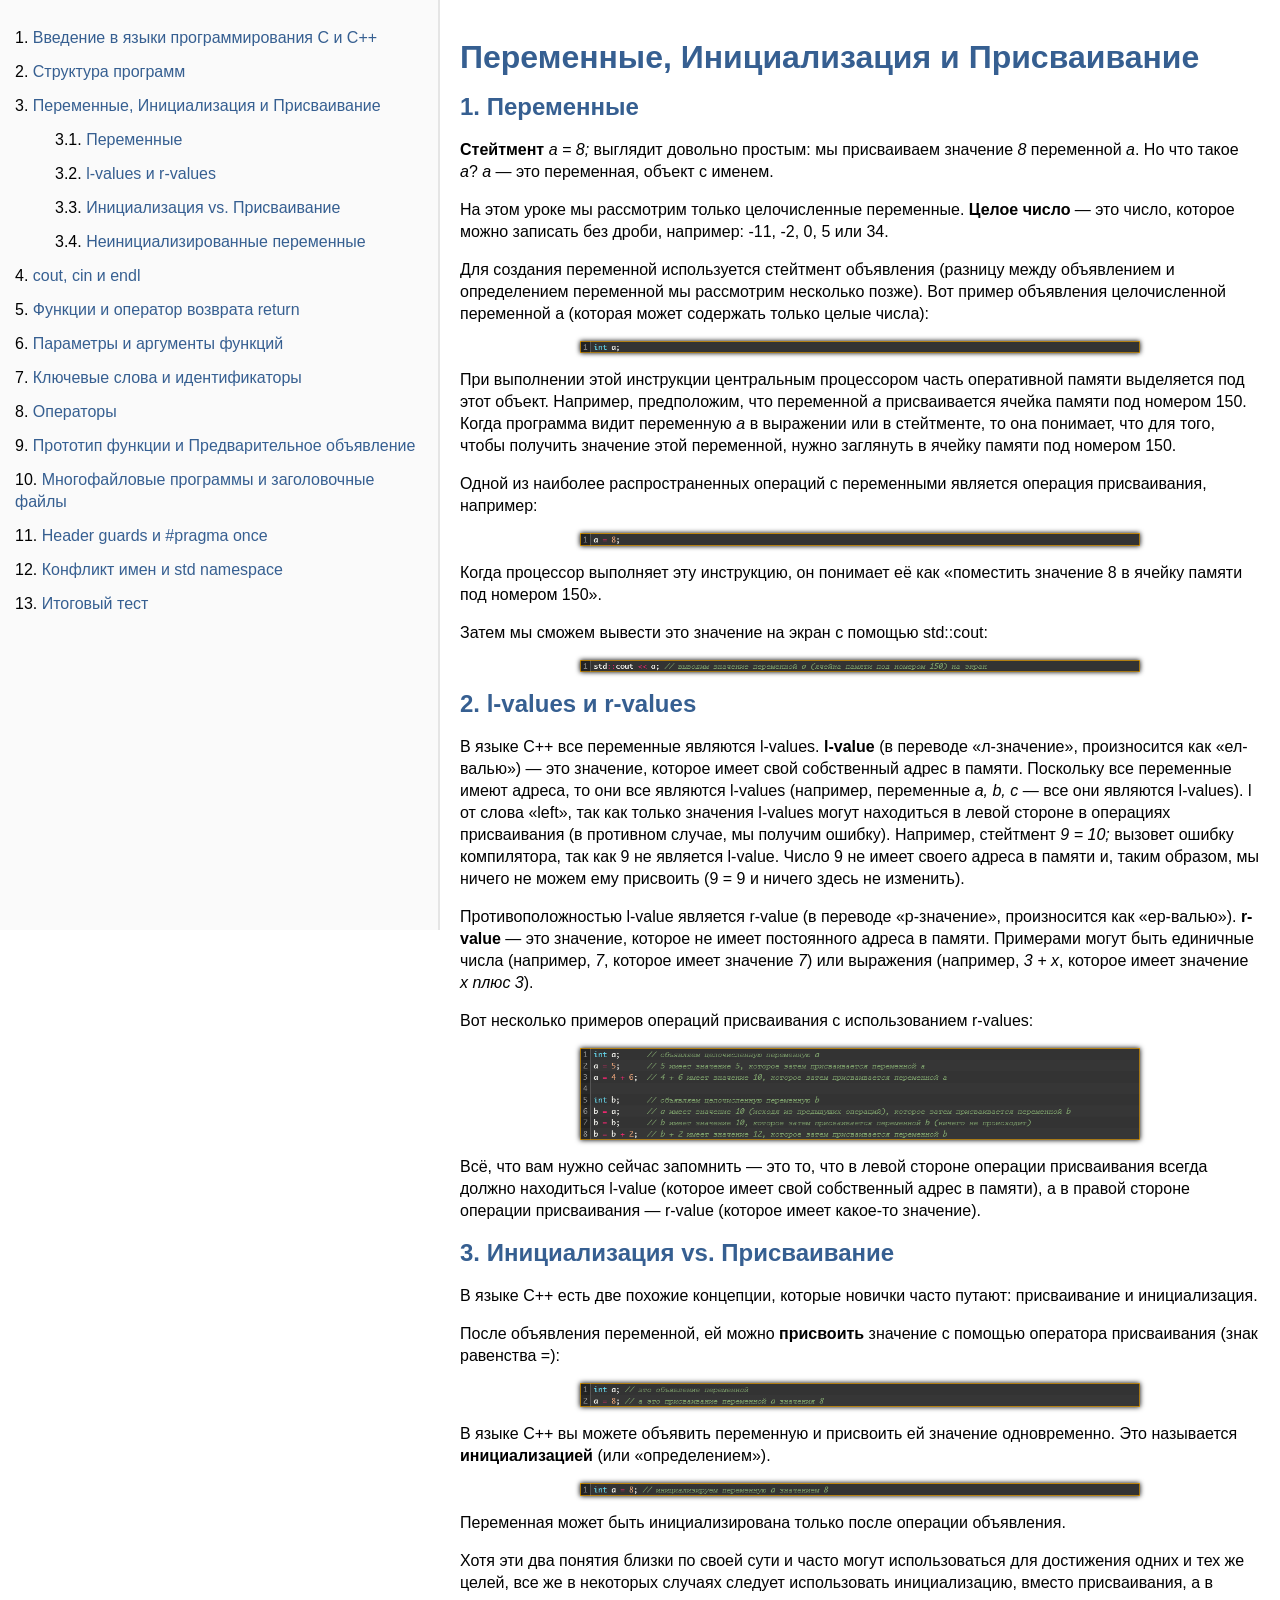
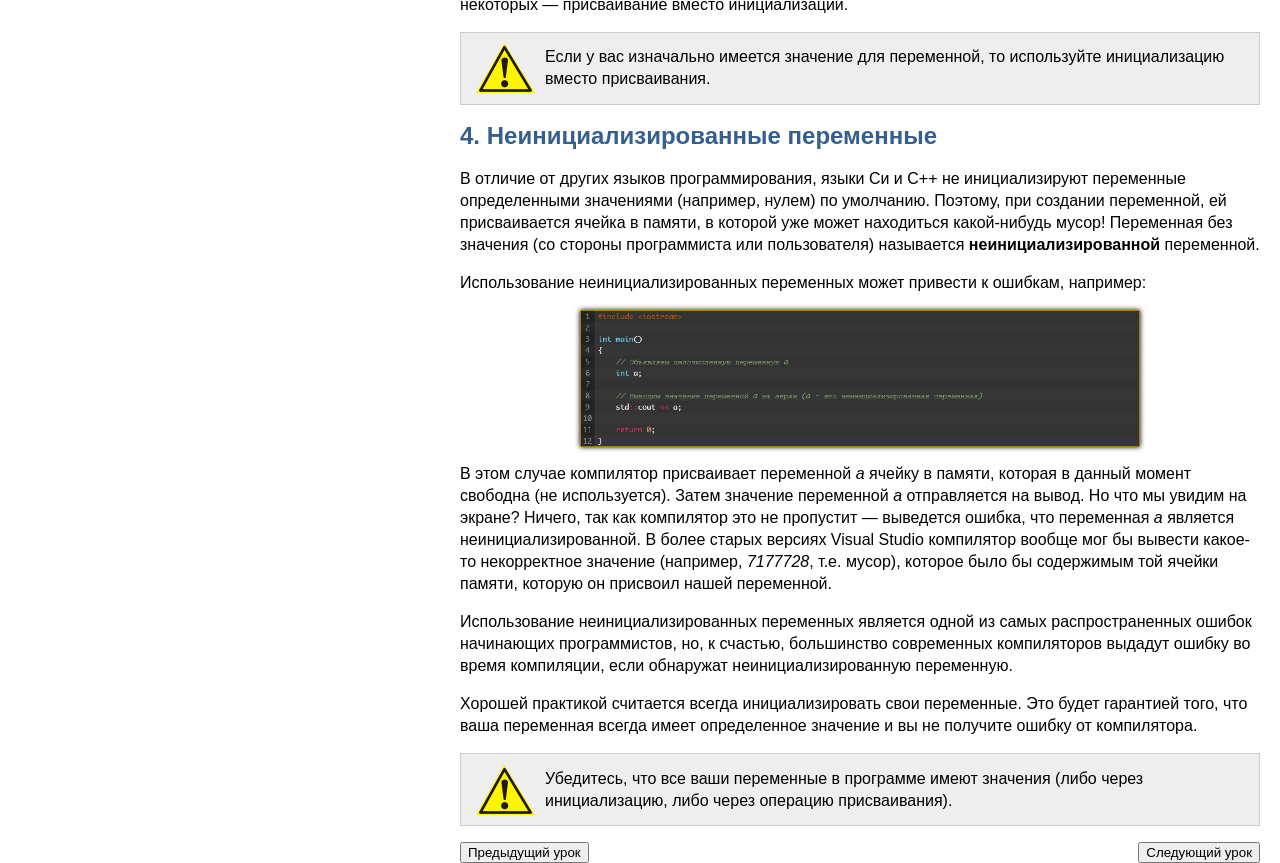
<file: variables.html>
<!DOCTYPE html>
<html lang="ru-RU">

<head>
    <meta charset="UTF-8">
    <link rel="stylesheet" type="text/css" href="style.css"/>
    <title>Переменные, Инициализация и Присваивание</title>
</head>

<body>
<div class="t_menu">
    <ol class="t_ol">
        <li class="t_li">
            <a href="index.html">Введение в языки программирования C и С++</a>
        </li>
        <li class="t_li">
            <a href="structure.html">Структура программ</a>
        </li>
        <li class="t_li">
            <a href="variables.html">Переменные, Инициализация и Присваивание</a>
            <ol class="t_ol">
                <li class="t_li"><a href="#variables">Переменные</a></li>
                <li class="t_li"><a href="#lr-values">l-values и r-values</a></li>
                <li class="t_li"><a href="#init">Инициализация vs. Присваивание</a></li>
                <li class="t_li"><a href="#not_init">Неинициализированные переменные</a></li>
            </ol>
        </li>
        <li class="t_li">
            <a href="cout_cin.html">cout, cin и endl</a>
        </li>
        <li class="t_li">
            <a href="functions.html">Функции и оператор возврата return</a>
        </li>
        <li class="t_li">
            <a href="parameters.html">Параметры и аргументы функций</a>
        </li>
        <li class="t_li">
            <a href="key_words.html">Ключевые слова и идентификаторы</a>
        </li>
        <li class="t_li">
            <a href="operators.html">Операторы</a>
        </li>
        <li class="t_li">
            <a href="prototypes.html">Прототип функции и Предварительное объявление</a>
        </li>
        <li class="t_li">
            <a href="headers.html">Многофайловые программы и заголовочные файлы</a>
        </li>
        <li class="t_li">
            <a href="pragma.html">Header guards и #pragma once</a>
        </li>
        <li class="t_li">
            <a href="namespaces_conflict.html">Конфликт имен и std namespace</a>
        </li>
        <li class="t_li">
            <a href="test.html">Итоговый тест</a>
        </li>
    </ol>
</div>

<div class="page_style">
    <h1>Переменные, Инициализация и Присваивание</h1>
    <h2 id="variables">Переменные</h2>
    <div>
        <p><b>Cтейтмент</b> <i>a = 8;</i> выглядит довольно простым: мы присваиваем значение <i>8</i> переменной
            <i>a</i>. Но что такое <i>a</i>? <i>a</i> — это переменная, объект с именем.</p>
        <p>На этом уроке мы рассмотрим только целочисленные переменные. <b>Целое число</b> — это число, которое можно
            записать без дроби, например: -11, -2, 0, 5 или 34.</p>
        <p>Для создания переменной используется стейтмент объявления (разницу между объявлением и определением
            переменной мы рассмотрим несколько позже). Вот пример объявления целочисленной переменной a (которая может
            содержать только целые числа):</p>
        <div class="img">
            <img src="img/3/int%20a.png" alt="int a;"/>
        </div>
        <p>При выполнении этой инструкции центральным процессором часть оперативной памяти выделяется под этот объект.
            Например, предположим, что переменной <i>a</i> присваивается ячейка памяти под номером 150. Когда программа
            видит переменную <i>a</i> в выражении или в стейтменте, то она понимает, что для того, чтобы получить
            значение этой переменной, нужно заглянуть в ячейку памяти под номером 150.</p>
        <p>Одной из наиболее распространенных операций с переменными является операция присваивания, например:</p>
        <div class="img">
            <img src="img/3/a%20=%208.png" alt="a = 8;"/>
        </div>
        <p>Когда процессор выполняет эту инструкцию, он понимает её как «поместить значение 8 в ячейку памяти под
            номером 150».</p>
        <p>Затем мы сможем вывести это значение на экран с помощью std::cout:</p>
        <div class="img">
            <img src="img/3/cout%20a.png" alt="cout << a;"/>
        </div>
    </div>

    <h2 id="lr-values">l-values и r-values</h2>
    <div>
        <p>В языке C++ все переменные являются l-values. <b>l-value</b> (в переводе «л-значение», произносится как
            «ел-валью») — это значение, которое имеет свой собственный адрес в памяти. Поскольку все переменные имеют
            адреса, то они все являются l-values (например, переменные <i>a, b, c</i> — все они являются l-values). l от
            слова «left», так как только значения l-values могут находиться в левой стороне в операциях присваивания (в
            противном случае, мы получим ошибку). Например, стейтмент <i>9 = 10;</i> вызовет ошибку компилятора, так как
            9 не является l-value. Число 9 не имеет своего адреса в памяти и, таким образом, мы ничего не можем ему
            присвоить (9 = 9 и ничего здесь не изменить).</p>
        <p>Противоположностью l-value является r-value (в переводе «р-значение», произносится как «ер-валью»). <b>r-value</b>
            — это значение, которое не имеет постоянного адреса в памяти. Примерами могут быть единичные числа
            (например, <i>7</i>, которое имеет значение <i>7</i>) или выражения (например, <i>3 + х</i>, которое имеет
            значение <i>х плюс 3</i>).</p>
        <p>Вот несколько примеров операций присваивания с использованием r-values:</p>
        <div class="img">
            <img src="img/3/lr-values_examples.png" alt="r-values"/>
        </div>
        <p>Всё, что вам нужно сейчас запомнить — это то, что в левой стороне операции присваивания всегда должно
            находиться l-value (которое имеет свой собственный адрес в памяти), а в правой стороне операции присваивания
            — r-value (которое имеет какое-то значение).</p>
    </div>

    <h2 id="init">Инициализация vs. Присваивание</h2>
    <div>
        <p>В языке C++ есть две похожие концепции, которые новички часто путают: присваивание и инициализация.</p>
        <p>После объявления переменной, ей можно <b>присвоить</b> значение с помощью оператора присваивания (знак
            равенства =):</p>
        <div class="img">
            <img src="img/3/assignment.png" alt="Присваивание"/>
        </div>
        <p>В языке C++ вы можете объявить переменную и присвоить ей значение одновременно. Это называется <b>инициализацией</b>
            (или «определением»).</p>
        <div class="img">
            <img src="img/3/init.png" alt="Инициализация"/>
        </div>
        <p>Переменная может быть инициализирована только после операции объявления.</p>
        <p>Хотя эти два понятия близки по своей сути и часто могут использоваться для достижения одних и тех же целей,
            все же в некоторых случаях следует использовать инициализацию, вместо присваивания, а в некоторых —
            присваивание вместо инициализации.</p>
        <p class="attention">Если у вас изначально имеется значение для переменной, то используйте инициализацию вместо
            присваивания.</p>
    </div>

    <h2 id="not_init">Неинициализированные переменные</h2>
    <div>
        <p>В отличие от других языков программирования, языки Cи и C++ не инициализируют переменные определенными
            значениями (например, нулем) по умолчанию. Поэтому, при создании переменной, ей присваивается ячейка в
            памяти, в которой уже может находиться какой-нибудь мусор! Переменная без значения (со стороны программиста
            или пользователя) называется <b>неинициализированной</b> переменной.</p>
        <p>Использование неинициализированных переменных может привести к ошибкам, например:</p>
        <div class="img">
            <img src="img/3/not_init.png" alt="Неинициализированная переменная">
        </div>
        <p>В этом случае компилятор присваивает переменной <i>a</i> ячейку в памяти, которая в данный момент свободна
            (не используется). Затем значение переменной <i>a</i> отправляется на вывод. Но что мы увидим на экране?
            Ничего, так как компилятор это не пропустит — выведется ошибка, что переменная <i>a</i> является
            неинициализированной. В более старых версиях Visual Studio компилятор вообще мог бы вывести какое-то
            некорректное значение (например, <i>7177728</i>, т.е. мусор), которое было бы содержимым той ячейки памяти,
            которую он присвоил нашей переменной.</p>
        <p>Использование неинициализированных переменных является одной из самых распространенных ошибок начинающих
            программистов, но, к счастью, большинство современных компиляторов выдадут ошибку во время компиляции, если
            обнаружат неинициализированную переменную.</p>
        <p>Хорошей практикой считается всегда инициализировать свои переменные. Это будет гарантией того, что ваша
            переменная всегда имеет определенное значение и вы не получите ошибку от компилятора.</p>
        <p class="attention">Убедитесь, что все ваши переменные в программе имеют значения (либо через инициализацию,
            либо через операцию присваивания).</p>
    </div>

    <button style="display: inline-block; float: right;" onclick="document.location='cout_cin.html'">Следующий урок
    </button>
    <button style="display: inline-block; float: left;" onclick="document.location='structure.html'">Предыдущий урок
    </button>
</div>


</body>
</html>
</file>
<file: style.css>
body, html {
    padding: 0;
    margin: 0;
    font-size: 16px;
    font-family: Lato, proxima-nova, Helvetica Neue, Arial, sans-serif;
    font-weight: 400;
    line-height: 22px;
}

/* Блок картинки с опциональной подписью */

.img {
    text-align: center;
    margin: 1em 0;
}
.img img {
    display: block;
    margin: 0 auto 5px;
    box-shadow: 0 0 5px 0 black;
    max-width: 70%;
}

/* Важное замечание */

.attention {
    padding: 10px;
    border: 1px solid #ccc;
    background-color: #eee;
    display: flex;
    align-items: center;
}
.attention:before {
    content: ' ';
    width: 74px;
    min-height: 51px;
    vertical-align: middle;
    background: url(./attention.png) 5px 40% no-repeat;
    flex-shrink: 0;
}

/* Путь к меню или другие примечания */

.path_menu {
    color: #565656;
    font-style: italic;
}

/* Заголовки */

h1, h2 {
    line-height: 1em;
    color: #365F91;
}
h3 {
    line-height: 1em;
    color: #365F91;
}
h4 {
    font-size: 1.17em;
    line-height: 1em;
    font-weight: bold;
    text-align: center;
}

/* Отступы в списках */

ul, ol {
    margin-top: 1em;
}
p + ul, p + ol {
    margin-top: 0;
}
li {
    margin-top: 1em;
}
li > p {
    margin-top: 0.75em;
    margin-bottom: 0;
}

/* Меню и блок контента */

.t_menu {
    padding: 15px;
    position: fixed;
    height: 100%;
    width: 410px;
    /* скопировано с меню Интранета */
    background-color: #fafafa;
    box-shadow: inset -2px 0 0 #e5e5e5;
}
.t_menu > ol.t_ol {
    padding-left: 0;
}
.t_menu .t_ol, .t_menu .t_li {
    margin-top: 12px;
}
.t_menu a, .t_menu a:visited {
    text-decoration: none;
    color: #365f91;
}
.t_menu a:hover {
    text-decoration: underline;
}

.page_style {
    padding: 20px 20px 20px 460px;
}

/* Нумерация в оглавлении */

.t_ol {
    list-style: none;
    counter-reset: t_li;
}
.t_li:before {
    counter-increment: t_li;
    content: counters(t_li, ".") ". ";
}

/* Нумерация заголовков h2 и h3 в блоке контента */

.page_style {
    counter-reset: h2cnt;
    max-width: 1100px;
}
h2 {
    counter-reset: h3cnt;
}
h2:before {
    counter-increment: h2cnt;
    content: counter(h2cnt) ". ";
}
h3:before {
    counter-increment: h3cnt;
    content: counter(h2cnt) "." counter(h3cnt) ". ";
}
</file>
